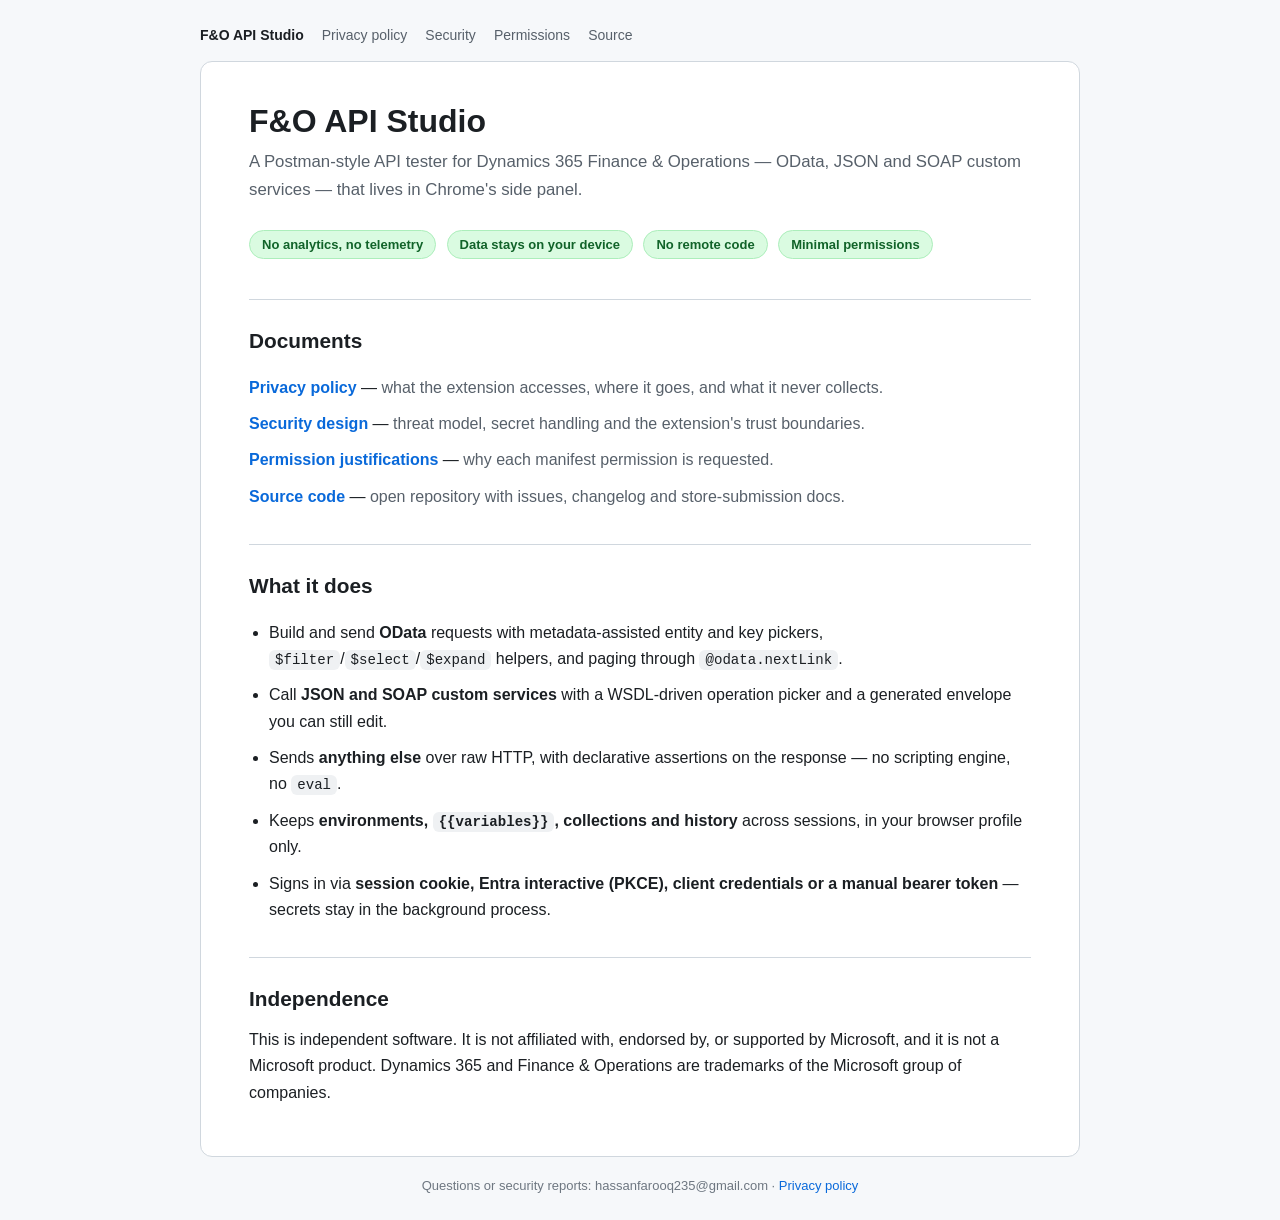
<file: docs/index.html>
<!doctype html>
<html lang="en">
<head>
<meta charset="utf-8">
<meta name="viewport" content="width=device-width, initial-scale=1">
<meta name="robots" content="index,follow">
<meta name="description" content="F&O API Studio — a Postman-style API tester for Dynamics 365 Finance & Operations that runs as a Chrome side panel.">
<title>F&O API Studio — D365 F&amp;O API tester for Chrome</title>
<style>
:root { color-scheme: light; }
* { box-sizing: border-box; }
body {
  margin: 0; padding: 24px;
  font: 16px/1.65 -apple-system, BlinkMacSystemFont, "Segoe UI", Helvetica, Arial, sans-serif;
  color: #1b1f23; background: #f6f8fa;
}
nav.top {
  max-width: 880px; margin: 0 auto 14px; display: flex; gap: 18px;
  flex-wrap: wrap; align-items: baseline; font-size: 14px;
}
nav.top a { color: #57606a; text-decoration: none; }
nav.top a:hover { color: #0969da; text-decoration: underline; }
nav.top .brand { font-weight: 650; color: #1b1f23; }
main {
  max-width: 880px; margin: 0 auto; background: #fff;
  border: 1px solid #d0d7de; border-radius: 12px; padding: 40px 48px;
}
h1 { font-size: 2rem; line-height: 1.2; margin: 0 0 8px; }
.tagline { font-size: 1.05rem; color: #57606a; margin: 0 0 26px; }
h2 { font-size: 1.3rem; margin: 34px 0 10px; padding-top: 24px; border-top: 1px solid #d0d7de; }
p, li { margin: 10px 0; }
a { color: #0969da; text-decoration: none; }
a:hover { text-decoration: underline; }
ul { padding-left: 20px; }
code {
  font-family: ui-monospace, SFMono-Regular, Menlo, monospace;
  font-size: .88em; background: #eff1f3; padding: 2px 6px; border-radius: 6px;
}
.doclinks { list-style: none; padding: 0; margin: 16px 0; }
.doclinks li { margin: 0 0 10px; }
.doclinks a { font-weight: 600; }
.doclinks span { color: #57606a; font-weight: 400; }
.badge {
  display: inline-block; background: #dafbe1; color: #116329;
  border: 1px solid #aceebb; border-radius: 999px; padding: 3px 12px;
  font-size: 13px; font-weight: 600; margin: 0 6px 6px 0;
}
footer {
  max-width: 880px; margin: 18px auto 0; font-size: 13px;
  color: #6e7781; text-align: center;
}
@media (max-width: 640px) {
  body { padding: 12px; }
  main { padding: 24px 18px; border-radius: 8px; }
}
</style>
</head>
<body>
<nav class="top">
  <a class="brand" href="./">F&amp;O API Studio</a>
  <a href="./privacy-policy.html">Privacy policy</a>
  <a href="./security.html">Security</a>
  <a href="./permissions.html">Permissions</a>
  <a href="https://github.com/hassanfarooq235/fo-api-studio">Source</a>
</nav>

<main>
<h1>F&amp;O API Studio</h1>
<p class="tagline">A Postman-style API tester for Dynamics&nbsp;365 Finance&nbsp;&amp;&nbsp;Operations —
OData, JSON and SOAP custom services — that lives in Chrome's side panel.</p>

<p>
  <span class="badge">No analytics, no telemetry</span>
  <span class="badge">Data stays on your device</span>
  <span class="badge">No remote code</span>
  <span class="badge">Minimal permissions</span>
</p>

<h2>Documents</h2>
<ul class="doclinks">
  <li><a href="./privacy-policy.html">Privacy policy</a> — <span>what the extension accesses, where
      it goes, and what it never collects.</span></li>
  <li><a href="./security.html">Security design</a> — <span>threat model, secret handling and the
      extension's trust boundaries.</span></li>
  <li><a href="./permissions.html">Permission justifications</a> — <span>why each manifest
      permission is requested.</span></li>
  <li><a href="https://github.com/hassanfarooq235/fo-api-studio">Source code</a> — <span>open
      repository with issues, changelog and store-submission docs.</span></li>
</ul>

<h2>What it does</h2>
<ul>
  <li>Build and send <strong>OData</strong> requests with metadata-assisted entity and key pickers,
      <code>$filter</code>/<code>$select</code>/<code>$expand</code> helpers, and paging through
      <code>@odata.nextLink</code>.</li>
  <li>Call <strong>JSON and SOAP custom services</strong> with a WSDL-driven operation picker and a
      generated envelope you can still edit.</li>
  <li>Sends <strong>anything else</strong> over raw HTTP, with declarative assertions on the
      response — no scripting engine, no <code>eval</code>.</li>
  <li>Keeps <strong>environments, <code>{{variables}}</code>, collections and history</strong>
      across sessions, in your browser profile only.</li>
  <li>Signs in via <strong>session cookie, Entra interactive (PKCE), client credentials or a
      manual bearer token</strong> — secrets stay in the background process.</li>
</ul>

<h2>Independence</h2>
<p>This is independent software. It is not affiliated with, endorsed by, or supported by
Microsoft, and it is not a Microsoft product. Dynamics 365 and Finance &amp; Operations are
trademarks of the Microsoft group of companies.</p>
</main>

<footer>Questions or security reports: hassanfarooq235@gmail.com ·
<a href="./privacy-policy.html">Privacy policy</a></footer>
</body>
</html>
</file>
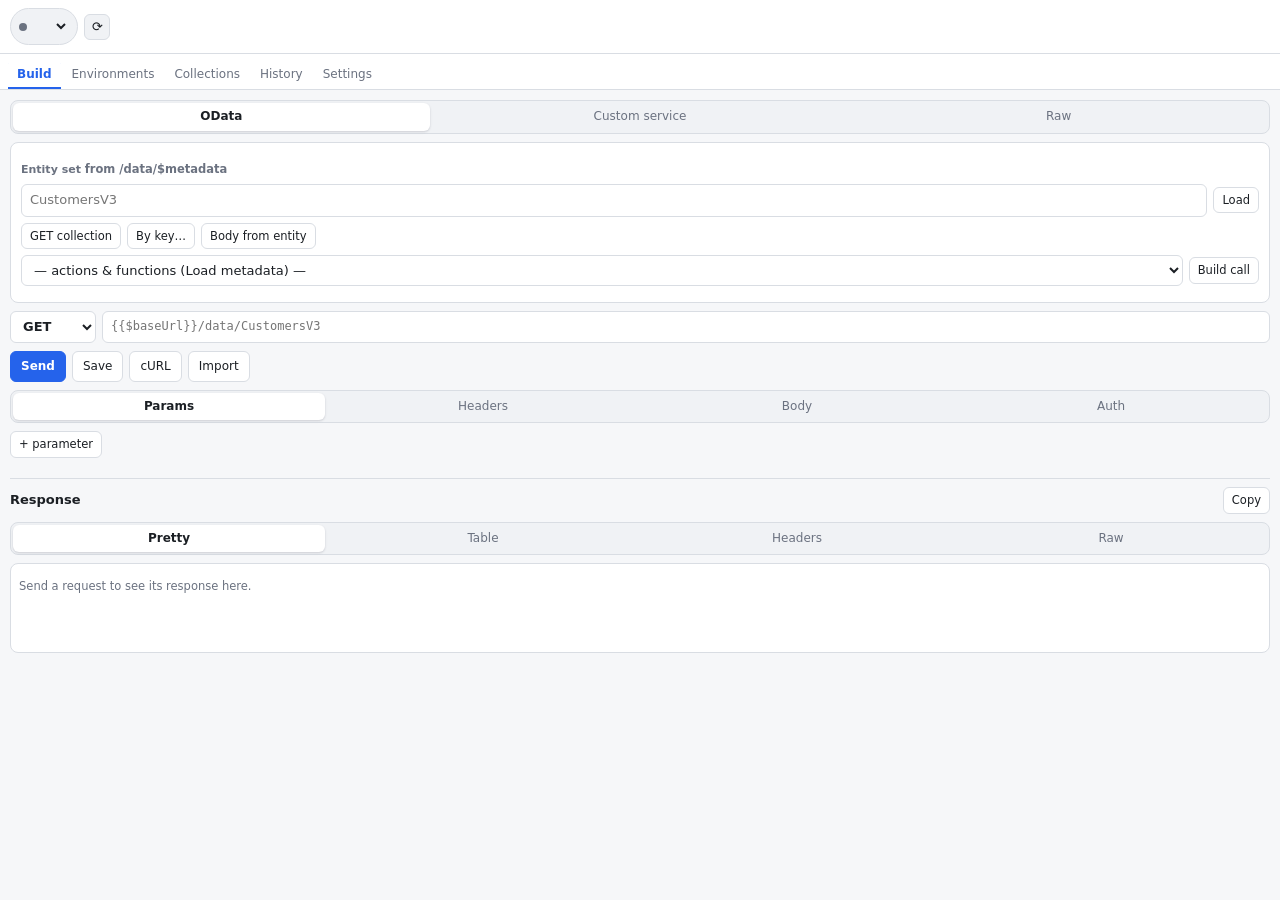
<file: src/sidepanel/index.html>
<!DOCTYPE html>
<html lang="en">
<head>
<meta charset="utf-8">
<meta name="viewport" content="width=device-width, initial-scale=1">
<title>F&O API Studio</title>
<link rel="stylesheet" href="styles.css">
</head>
<body>

<header class="topbar">
  <div class="env-pill" title="Active environment">
    <span id="envDot" class="dot dot-idle"></span>
    <select id="envSelect" aria-label="Active environment"></select>
  </div>
  <button id="btnRefresh" class="icon-btn" title="Reload environments" type="button">&#10227;</button>
  <span class="flex"></span>
  <button id="permChip" class="chip hidden" type="button" role="status"></button>
</header>

<nav class="nav" id="paneNav" aria-label="Sections">
  <button class="nav-btn active" data-pane="build" type="button">Build</button>
  <button class="nav-btn" data-pane="envs" type="button">Environments</button>
  <button class="nav-btn" data-pane="collections" type="button">Collections</button>
  <button class="nav-btn" data-pane="history" type="button">History</button>
  <button class="nav-btn" data-pane="settings" type="button">Settings</button>
</nav>

<main>

  <!-- ==================== BUILD ==================== -->
  <section id="pane-build" class="pane active">

    <div class="seg" id="kindTabs" role="tablist" aria-label="Request type">
      <button class="seg-btn active" data-kind="odata" type="button">OData</button>
      <button class="seg-btn" data-kind="service" type="button">Custom service</button>
      <button class="seg-btn" data-kind="raw" type="button">Raw</button>
    </div>

    <!-- OData helpers -->
    <div class="kindbox" id="kind-odata">
      <label class="lbl" for="odEntity">Entity set <span class="hint">from /data/$metadata</span></label>
      <div class="row">
        <input id="odEntity" list="odEntityList" placeholder="CustomersV3" autocomplete="off" spellcheck="false">
        <datalist id="odEntityList"></datalist>
        <button id="odLoadMeta" class="btn btn-sm" type="button">Load</button>
      </div>
      <div class="row wrap">
        <button id="odMakeGet" class="btn btn-sm" type="button">GET collection</button>
        <button id="odMakeKey" class="btn btn-sm" type="button">By key&hellip;</button>
        <button id="odMakeBody" class="btn btn-sm" type="button">Body from entity</button>
      </div>
      <div class="row">
        <select id="odOperation" aria-label="Action or function">
          <option value="">&mdash; actions &amp; functions (Load metadata) &mdash;</option>
        </select>
        <button id="odMakeOp" class="btn btn-sm" type="button">Build call</button>
      </div>
      <p id="odOpInfo" class="hint"></p>
      <div id="odKeyBox" class="card hidden"></div>
      <p id="odMetaInfo" class="hint"></p>
    </div>

    <!-- Custom service helpers -->
    <div class="kindbox hidden" id="kind-service">
      <div class="grid2">
        <label class="lbl">Service group<input id="svGroup" placeholder="MyServiceGroup" autocomplete="off" spellcheck="false"></label>
        <label class="lbl">Service (WSDL name)<input id="svService" placeholder="MyService" autocomplete="off" spellcheck="false"></label>
      </div>
      <label class="lbl" for="svOperation">Operation</label>
      <div class="row">
        <select id="svOperation"><option value="">— fetch the contract first —</option></select>
        <button id="svFetch" class="btn btn-sm" type="button">Fetch WSDL</button>
      </div>
      <div class="row wrap">
        <label class="inline"><input type="checkbox" id="svTrim"> trim leading “_” in keys</label>
        <button id="svMakeBody" class="btn btn-sm" type="button">Body from contract</button>
        <button id="svMakeSoap" class="btn btn-sm" type="button">SOAP envelope</button>
      </div>
      <p id="svInfo" class="hint"></p>
    </div>

    <div class="kindbox hidden" id="kind-raw">
      <p class="hint">Any HTTP endpoint. Paste a full URL — SOAP envelopes, Data Management package calls
        (<code>/api/data/...</code>) or any other REST service. Use <code>&#123;&#123;variable&#125;&#125;</code> anywhere.</p>
    </div>

    <!-- Request line -->
    <div class="reqline">
      <select id="method" aria-label="HTTP method">
        <option>GET</option><option>POST</option><option>PUT</option><option>PATCH</option>
        <option>DELETE</option><option>HEAD</option><option>OPTIONS</option>
      </select>
      <input id="url" placeholder="{{$baseUrl}}/data/CustomersV3" spellcheck="false" autocomplete="off">
    </div>

    <div class="row actions">
      <button id="btnSend" class="btn btn-primary" type="button" title="Send (⌘/Ctrl + Enter)" aria-keyshortcuts="Meta+Enter Control+Enter">Send</button>
      <button id="btnSaveReq" class="btn" type="button">Save</button>
      <button id="btnCurl" class="btn" type="button" title="Copy as cURL (token replaced by a placeholder)">cURL</button>
      <button id="btnCurlImportOpen" class="btn" type="button" title="Import a curl command">Import</button>
      <span id="sendHint" class="hint"></span>
    </div>

    <div id="curlBox" class="card hidden">
      <h3>Import cURL</h3>
      <textarea id="curlText" rows="5" spellcheck="false"
        placeholder="curl 'https://contoso.operations.dynamics.com/data/CustomersV3' -H 'Accept: application/json'"></textarea>
      <div class="row wrap">
        <button id="btnCurlImport" class="btn btn-primary btn-sm" type="button">Import</button>
        <button id="btnCurlCancel" class="btn btn-sm ghost" type="button">Cancel</button>
      </div>
      <p class="hint" id="curlErr"></p>
      <p class="hint">Method, URL, params, headers and body are copied into the builder. Credentials on the
        command line (<code>-u</code>, <code>-b</code>) are dropped — use the Auth tab.</p>
    </div>

    <div class="seg seg-sm" id="reqTabs" role="tablist" aria-label="Request options">
      <button class="seg-btn active" data-req="params" type="button">Params</button>
      <button class="seg-btn" data-req="headers" type="button">Headers</button>
      <button class="seg-btn" data-req="body" type="button">Body</button>
      <button class="seg-btn" data-req="auth" type="button">Auth</button>
    </div>

    <div class="reqpane active" id="req-params">
      <div class="kv" id="kvParams"></div>
      <button class="btn btn-sm ghost" data-add-kv="kvParams" type="button">+ parameter</button>
      <div class="hint chips" id="paramHints"></div>
    </div>

    <div class="reqpane" id="req-headers">
      <div class="kv" id="kvHeaders"></div>
      <button class="btn btn-sm ghost" data-add-kv="kvHeaders" type="button">+ header</button>
      <p class="hint">The Authorization header is added automatically from the active environment.</p>
    </div>

    <div class="reqpane" id="req-body">
      <div class="row">
        <select id="bodyMode" aria-label="Body type">
          <option value="none">No body</option>
          <option value="json">JSON</option>
          <option value="xml">XML</option>
          <option value="text">Text</option>
        </select>
        <button id="btnFormatBody" class="btn btn-sm" type="button">Format</button>
        <button id="btnClearBody" class="btn btn-sm" type="button">Clear</button>
      </div>
      <textarea id="body" rows="9" spellcheck="false" placeholder='{ "_request": { … } }'></textarea>
    </div>

    <div class="reqpane" id="req-auth">
      <div id="authSummary" class="card">No environment selected.</div>
      <div class="row wrap">
        <button id="btnSignIn" class="btn btn-sm" type="button">Sign in</button>
        <button id="btnGetToken" class="btn btn-sm" type="button">Get app token</button>
        <button id="btnRevealToken" class="btn btn-sm" type="button">Reveal token</button>
        <button id="btnInspect" class="btn btn-sm" type="button">Inspect claims</button>
      </div>
      <pre id="authOut" class="codeblock"></pre>
    </div>

    <!-- Response -->
    <div class="resbar">
      <strong>Response</strong>
      <span id="resMeta" class="hint"></span>
      <span class="flex"></span>
      <button id="btnCopyRes" class="btn btn-sm ghost" type="button">Copy</button>
    </div>
    <div class="seg seg-sm" id="resTabs" role="tablist" aria-label="Response views">
      <button class="seg-btn active" data-res="pretty" type="button">Pretty</button>
      <button class="seg-btn" data-res="table" type="button">Table</button>
      <button class="seg-btn" data-res="headers" type="button">Headers</button>
      <button class="seg-btn" data-res="raw" type="button">Raw</button>
    </div>
    <div id="resBody" class="resbody"><p class="hint">Send a request to see its response here.</p></div>
  </section>

  <!-- ==================== ENVIRONMENTS ==================== -->
  <section id="pane-envs" class="pane">
    <div class="row wrap">
      <button id="btnNewEnv" class="btn btn-primary btn-sm" type="button">+ New environment</button>
      <button id="btnCaptureTab" class="btn btn-sm" type="button" title="Fill URL and company from the active D365 tab">Capture from tab</button>
      <button id="btnSetup" class="btn btn-sm" type="button" title="Step-by-step authentication setup for the active environment">Guided setup</button>
    </div>
    <div id="setupBox" class="card hidden"></div>
    <div id="envCards" class="list"></div>

    <form id="envForm" class="card form hidden" autocomplete="off">
      <h3 id="envFormTitle">New environment</h3>

      <label class="lbl">Name<input id="efName" required placeholder="UAT"></label>
      <label class="lbl">Base URL<input id="efUrl" required placeholder="https://contoso-uat.operations.dynamics.com" spellcheck="false"></label>
      <label class="lbl">Company (legal entity)<input id="efCompany" placeholder="USMF" spellcheck="false"></label>

      <label class="lbl" for="efAuthMode">Authentication</label>
      <select id="efAuthMode">
        <option value="session">Browser session — zero configuration</option>
        <option value="interactive">Entra ID — interactive sign-in (PKCE, no secret)</option>
        <option value="clientCredentials">Entra ID — application (client secret)</option>
        <option value="manual">Bearer token — paste</option>
      </select>

      <div id="grpTenant" class="authgrp hidden">
        <label class="lbl">Tenant<input id="efTenant" placeholder="contoso.onmicrosoft.com or GUID" spellcheck="false"></label>
        <label class="lbl">Client ID (application ID)<input id="efClientId" placeholder="00000000-0000-0000-0000-000000000000" spellcheck="false"></label>
        <label class="lbl">Scope <span class="hint">leave blank for the F&amp;O default</span><input id="efScope" placeholder="https://…dynamics.com/.default" spellcheck="false"></label>
      </div>
      <div id="grpSecret" class="authgrp hidden">
        <label class="lbl">Client secret <span class="hint">stored locally, never exported</span>
          <input id="efClientSecret" type="password" placeholder="leave blank to keep the saved secret" autocomplete="new-password"></label>
      </div>
      <div id="grpToken" class="authgrp hidden">
        <label class="lbl">Bearer token <span class="hint">stored locally, never exported</span>
          <input id="efToken" type="password" placeholder="leave blank to keep the saved token" autocomplete="new-password"></label>
      </div>

      <details class="vars">
        <summary>Environment variables</summary>
        <div class="kv" id="kvEnvVars"></div>
        <button class="btn btn-sm ghost" data-add-kv="kvEnvVars" type="button">+ variable</button>
        <p class="hint">Use <code>&#123;&#123;name&#125;&#125;</code> in URL, headers and body. Built-ins:
          <code>&#123;&#123;$baseUrl&#125;&#125;</code> <code>&#123;&#123;$company&#125;&#125;</code>
          <code>&#123;&#123;$guid&#125;&#125;</code> <code>&#123;&#123;$timestamp&#125;&#125;</code></p>
      </details>

      <div class="row wrap">
        <button class="btn btn-primary btn-sm" id="btnSaveEnv" type="button">Save</button>
        <button class="btn btn-sm" id="btnTestEnv" type="button">Test connection</button>
        <button class="btn btn-sm danger" id="btnDeleteEnv" type="button">Delete</button>
        <button class="btn btn-sm ghost" id="btnCancelEnv" type="button">Cancel</button>
      </div>
      <p id="envFormMsg" class="hint"></p>
    </form>
  </section>

  <!-- ==================== COLLECTIONS ==================== -->
  <section id="pane-collections" class="pane">
    <div class="row">
      <input id="colNewName" placeholder="Collection name">
      <button id="btnNewCol" class="btn btn-sm" type="button">New</button>
    </div>
    <div id="colList" class="list"></div>

    <div id="saveBox" class="card hidden">
      <h3>Save request</h3>
      <label class="lbl">Request name<input id="saveName" placeholder="List customers"></label>
      <label class="lbl">Collection<select id="saveCol"></select></label>
      <div class="row wrap">
        <button id="btnSaveConfirm" class="btn btn-primary btn-sm" type="button">Save</button>
        <button id="btnSaveCancel" class="btn btn-sm ghost" type="button">Cancel</button>
      </div>
      <p class="hint">Tip: use “+ New” above to create a collection first.</p>
    </div>

    <p class="hint">Requests saved here keep their method, URL, params, headers, body and request type.</p>
  </section>

  <!-- ==================== HISTORY ==================== -->
  <section id="pane-history" class="pane">
    <div class="row">
      <button id="btnClearHist" class="btn btn-sm" type="button">Clear history</button>
      <span id="histInfo" class="hint"></span>
    </div>
    <div id="histList" class="list"></div>
  </section>

  <!-- ==================== SETTINGS ==================== -->
  <section id="pane-settings" class="pane">
    <h3>Request defaults</h3>
    <label class="lbl">Timeout (ms)<input id="setTimeout" type="number" min="1000" max="180000" step="1000"></label>
    <label class="lbl">History entries to keep<input id="setHist" type="number" min="10" max="500" step="10"></label>

    <h3>Global variables</h3>
    <div class="kv" id="kvGlobals"></div>
    <button class="btn btn-sm ghost" data-add-kv="kvGlobals" type="button">+ variable</button>

    <h3>Data</h3>
    <div class="row wrap">
      <button id="btnExport" class="btn btn-sm" type="button">Export (JSON)</button>
      <button id="btnImport" class="btn btn-sm" type="button">Import</button>
      <input type="file" id="fileImport" accept="application/json,.json" class="hidden">
    </div>
    <p class="hint">Export contains environments, variables and collections. <strong>Secrets and tokens are never exported.</strong></p>

    <div class="card">
      <h4>Privacy &amp; security</h4>
      <ul class="bullets">
        <li>No analytics, tracking or remote code.</li>
        <li>Client secrets and tokens stay in <code>chrome.storage.local</code> on this device.</li>
        <li>Tokens are attached to requests inside the background process, never in the page.</li>
        <li>Host access is requested per origin when you need it.</li>
      </ul>
      <p class="hint" id="versionInfo"></p>
    </div>
  </section>

</main>

<div id="toast" class="toast hidden" role="status"></div>

<script type="module" src="app.js"></script>
</body>
</html>
</file>
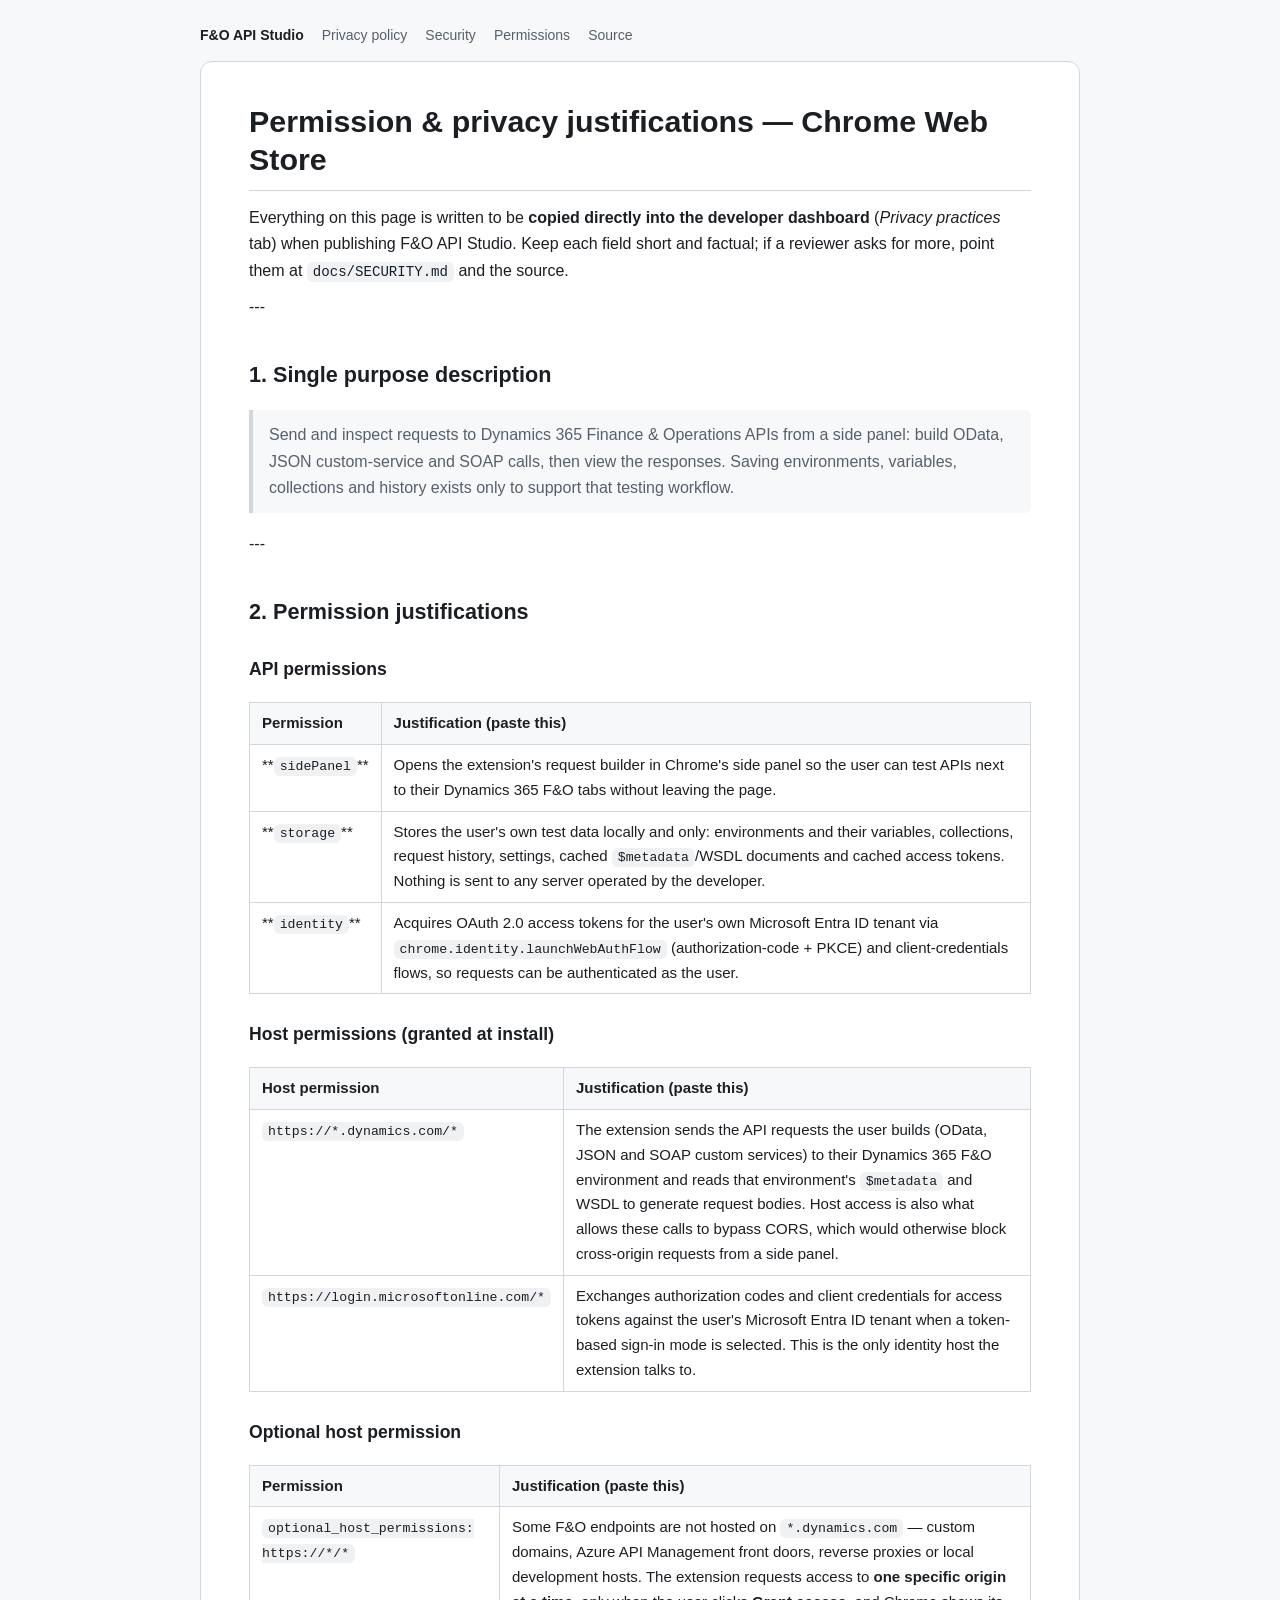
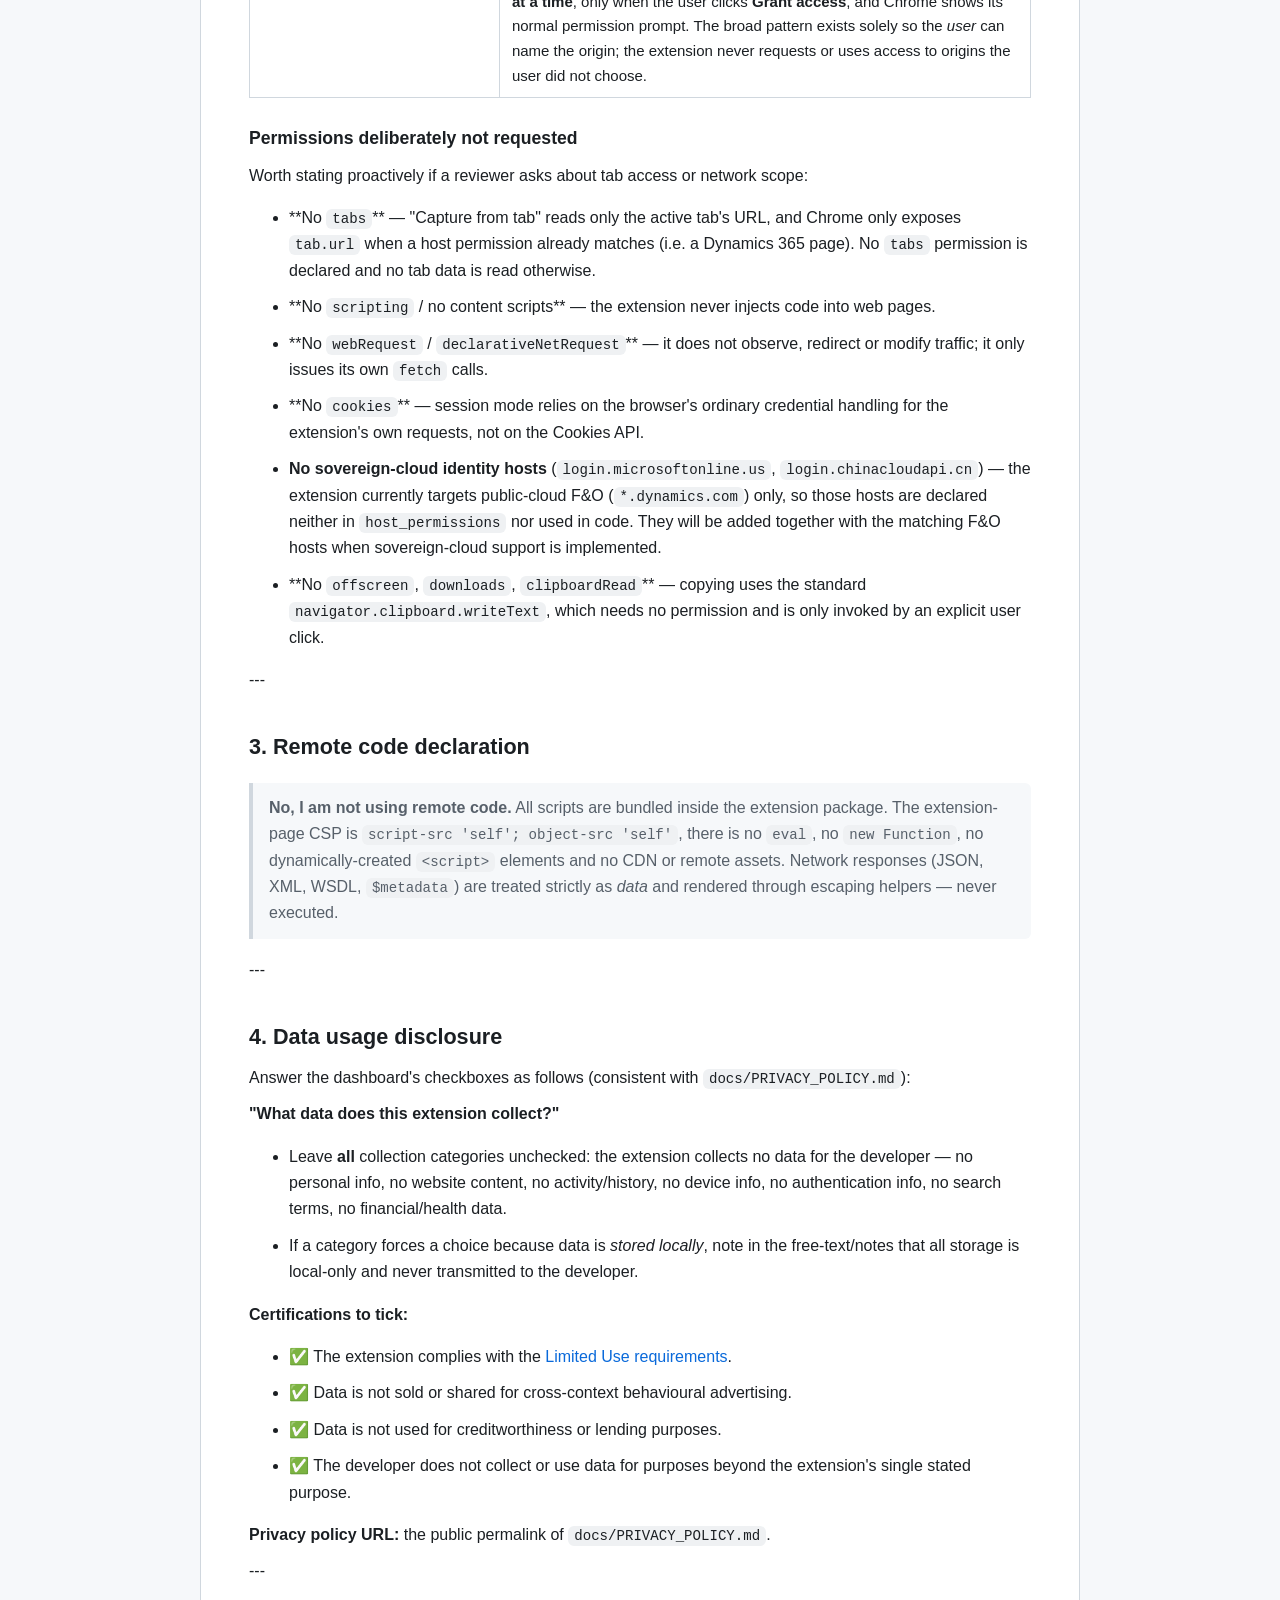
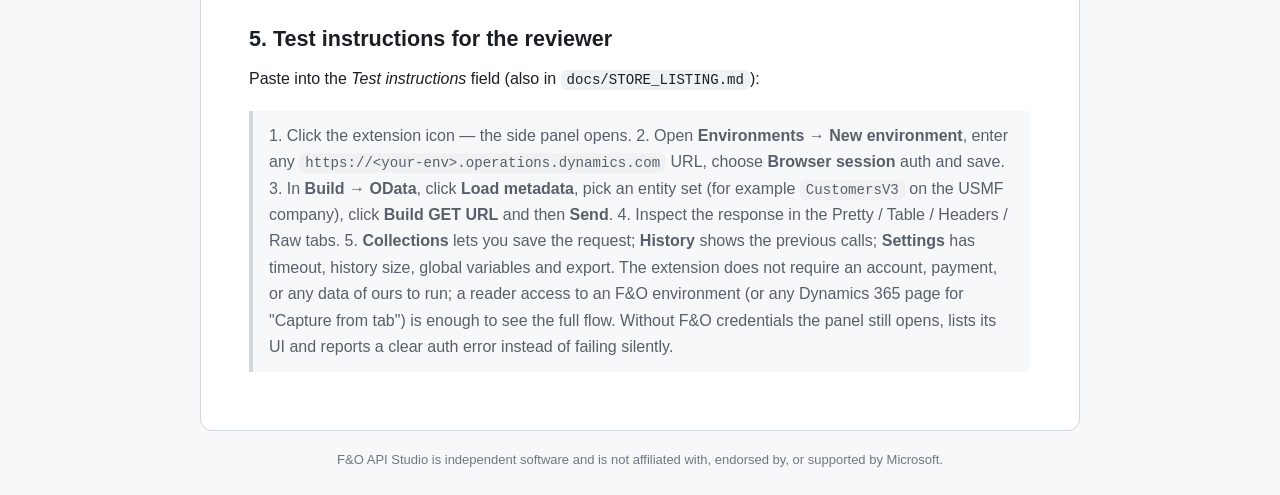
<file: docs/permissions.html>
<!doctype html>
<html lang="en">
<head>
<meta charset="utf-8">
<meta name="viewport" content="width=device-width, initial-scale=1">
<meta name="robots" content="index,follow">
<meta name="description" content="Why the F&amp;O API Studio Chrome extension requests each permission.">
<title>Permission justifications — F&amp;O API Studio</title>
<style>
:root { color-scheme: light; }
* { box-sizing: border-box; }
body {
  margin: 0; padding: 24px;
  font: 16px/1.65 -apple-system, BlinkMacSystemFont, "Segoe UI", Helvetica, Arial, sans-serif;
  color: #1b1f23; background: #f6f8fa;
}
nav.top {
  max-width: 880px; margin: 0 auto 14px; display: flex; gap: 18px;
  flex-wrap: wrap; align-items: baseline; font-size: 14px;
}
nav.top a { color: #57606a; text-decoration: none; }
nav.top a:hover { color: #0969da; text-decoration: underline; }
nav.top .brand { font-weight: 650; color: #1b1f23; }
main {
  max-width: 880px; margin: 0 auto; background: #fff;
  border: 1px solid #d0d7de; border-radius: 12px; padding: 40px 48px;
}
h1 {
  font-size: 1.9rem; line-height: 1.25; margin: 0 0 14px;
  padding-bottom: 12px; border-bottom: 1px solid #d0d7de;
}
h2 { font-size: 1.35rem; margin: 36px 0 10px; }
h3 { font-size: 1.1rem; margin: 26px 0 8px; }
p, li { margin: 10px 0; }
a { color: #0969da; text-decoration: none; }
a:hover { text-decoration: underline; }
blockquote {
  margin: 18px 0; padding: 4px 16px; border-left: 4px solid #d0d7de;
  background: #f6f8fa; color: #57606a; border-radius: 0 6px 6px 0;
}
blockquote p { margin: 8px 0; }
code {
  font-family: ui-monospace, SFMono-Regular, Menlo, monospace;
  font-size: .88em; background: #eff1f3; padding: 2px 6px; border-radius: 6px;
}
pre {
  background: #f6f8fa; border: 1px solid #d0d7de; border-radius: 8px;
  padding: 14px 16px; overflow-x: auto;
}
pre code { background: none; padding: 0; font-size: .88em; }
table {
  border-collapse: collapse; width: 100%; margin: 18px 0;
  display: block; overflow-x: auto; font-size: 15px;
}
th, td { border: 1px solid #d0d7de; padding: 8px 12px; text-align: left; vertical-align: top; }
th { background: #f6f8fa; font-weight: 600; }
strong { font-weight: 650; }
.meta { color: #57606a; }
footer {
  max-width: 880px; margin: 18px auto 0; font-size: 13px;
  color: #6e7781; text-align: center;
}
@media (max-width: 640px) {
  body { padding: 12px; }
  main { padding: 24px 18px; border-radius: 8px; }
}
</style>
</head>
<body>
<nav class="top">
  <a class="brand" href="./">F&O API Studio</a>
  <a href="./privacy-policy.html">Privacy policy</a>
  <a href="./security.html">Security</a>
  <a href="./permissions.html">Permissions</a>
  <a href="https://github.com/hassanfarooq235/fo-api-studio">Source</a>
</nav>
<main>
<h1>Permission &amp; privacy justifications — Chrome Web Store</h1>
<p>Everything on this page is written to be <strong>copied directly into the developer dashboard</strong> (<em>Privacy practices</em> tab) when publishing F&amp;O API Studio. Keep each field short and factual; if a reviewer asks for more, point them at <code>docs/SECURITY.md</code> and the source.</p>
<p>---</p>
<h2>1. Single purpose description</h2>
<blockquote><p>Send and inspect requests to Dynamics 365 Finance &amp; Operations APIs from a side panel: build OData, JSON custom-service and SOAP calls, then view the responses. Saving environments, variables, collections and history exists only to support that testing workflow.</p></blockquote>
<p>---</p>
<h2>2. Permission justifications</h2>
<h3>API permissions</h3>
<table><thead><tr><th>Permission</th><th>Justification (paste this)</th></tr></thead><tbody><tr><td>**<code>sidePanel</code>**</td><td>Opens the extension's request builder in Chrome's side panel so the user can test APIs next to their Dynamics 365 F&amp;O tabs without leaving the page.</td></tr><tr><td>**<code>storage</code>**</td><td>Stores the user's own test data locally and only: environments and their variables, collections, request history, settings, cached <code>$metadata</code>/WSDL documents and cached access tokens. Nothing is sent to any server operated by the developer.</td></tr><tr><td>**<code>identity</code>**</td><td>Acquires OAuth 2.0 access tokens for the user's own Microsoft Entra ID tenant via <code>chrome.identity.launchWebAuthFlow</code> (authorization-code + PKCE) and client-credentials flows, so requests can be authenticated as the user.</td></tr></tbody></table>
<h3>Host permissions (granted at install)</h3>
<table><thead><tr><th>Host permission</th><th>Justification (paste this)</th></tr></thead><tbody><tr><td><code>https://*.dynamics.com/*</code></td><td>The extension sends the API requests the user builds (OData, JSON and SOAP custom services) to their Dynamics 365 F&amp;O environment and reads that environment's <code>$metadata</code> and WSDL to generate request bodies. Host access is also what allows these calls to bypass CORS, which would otherwise block cross-origin requests from a side panel.</td></tr><tr><td><code>https://login.microsoftonline.com/*</code></td><td>Exchanges authorization codes and client credentials for access tokens against the user's Microsoft Entra ID tenant when a token-based sign-in mode is selected. This is the only identity host the extension talks to.</td></tr></tbody></table>
<h3>Optional host permission</h3>
<table><thead><tr><th>Permission</th><th>Justification (paste this)</th></tr></thead><tbody><tr><td><code>optional_host_permissions: https://*/*</code></td><td>Some F&amp;O endpoints are not hosted on <code>*.dynamics.com</code> — custom domains, Azure API Management front doors, reverse proxies or local development hosts. The extension requests access to <strong>one specific origin at a time</strong>, only when the user clicks <strong>Grant access</strong>, and Chrome shows its normal permission prompt. The broad pattern exists solely so the <em>user</em> can name the origin; the extension never requests or uses access to origins the user did not choose.</td></tr></tbody></table>
<h3>Permissions deliberately <strong>not</strong> requested</h3>
<p>Worth stating proactively if a reviewer asks about tab access or network scope:</p>
<ul><li>**No <code>tabs</code>** — "Capture from tab" reads only the active tab's URL, and Chrome only exposes <code>tab.url</code> when a host permission already matches (i.e. a Dynamics 365 page). No <code>tabs</code> permission is declared and no tab data is read otherwise.</li><li>**No <code>scripting</code> / no content scripts** — the extension never injects code into web pages.</li><li>**No <code>webRequest</code> / <code>declarativeNetRequest</code>** — it does not observe, redirect or modify traffic; it only issues its own <code>fetch</code> calls.</li><li>**No <code>cookies</code>** — session mode relies on the browser's ordinary credential handling for the extension's own requests, not on the Cookies API.</li><li><strong>No sovereign-cloud identity hosts</strong> (<code>login.microsoftonline.us</code>, <code>login.chinacloudapi.cn</code>) — the extension currently targets public-cloud F&amp;O (<code>*.dynamics.com</code>) only, so those hosts are declared neither in <code>host_permissions</code> nor used in code. They will be added together with the matching F&amp;O hosts when sovereign-cloud support is implemented.</li><li>**No <code>offscreen</code>, <code>downloads</code>, <code>clipboardRead</code>** — copying uses the standard <code>navigator.clipboard.writeText</code>, which needs no permission and is only invoked by an explicit user click.</li></ul>
<p>---</p>
<h2>3. Remote code declaration</h2>
<blockquote><p><strong>No, I am not using remote code.</strong> All scripts are bundled inside the extension package. The extension-page CSP is <code>script-src &#x27;self&#x27;; object-src &#x27;self&#x27;</code>, there is no <code>eval</code>, no <code>new Function</code>, no dynamically-created <code>&lt;script&gt;</code> elements and no CDN or remote assets. Network responses (JSON, XML, WSDL, <code>$metadata</code>) are treated strictly as <em>data</em> and rendered through escaping helpers — never executed.</p></blockquote>
<p>---</p>
<h2>4. Data usage disclosure</h2>
<p>Answer the dashboard's checkboxes as follows (consistent with <code>docs/PRIVACY_POLICY.md</code>):</p>
<p><strong>"What data does this extension collect?"</strong></p>
<ul><li>Leave <strong>all</strong> collection categories unchecked: the extension collects no data for the developer — no personal info, no website content, no activity/history, no device info, no authentication info, no search terms, no financial/health data.</li><li>If a category forces a choice because data is <em>stored locally</em>, note in the free-text/notes that all storage is local-only and never transmitted to the developer.</li></ul>
<p><strong>Certifications to tick:</strong></p>
<ul><li>✅ The extension complies with the <a href="https://developer.chrome.com/docs/webstore/program-policies/user-data-faq">Limited Use requirements</a>.</li><li>✅ Data is not sold or shared for cross-context behavioural advertising.</li><li>✅ Data is not used for creditworthiness or lending purposes.</li><li>✅ The developer does not collect or use data for purposes beyond the extension's single stated purpose.</li></ul>
<p><strong>Privacy policy URL:</strong> the public permalink of <code>docs/PRIVACY_POLICY.md</code>.</p>
<p>---</p>
<h2>5. Test instructions for the reviewer</h2>
<p>Paste into the <em>Test instructions</em> field (also in <code>docs/STORE_LISTING.md</code>):</p>
<blockquote><p>1. Click the extension icon — the side panel opens. 2. Open <strong>Environments → New environment</strong>, enter any <code>https://&lt;your-env&gt;.operations.dynamics.com</code> URL, choose <strong>Browser session</strong> auth and save. 3. In <strong>Build → OData</strong>, click <strong>Load metadata</strong>, pick an entity set (for example <code>CustomersV3</code> on the USMF company), click <strong>Build GET URL</strong> and then <strong>Send</strong>. 4. Inspect the response in the Pretty / Table / Headers / Raw tabs. 5. <strong>Collections</strong> lets you save the request; <strong>History</strong> shows the previous calls; <strong>Settings</strong> has timeout, history size, global variables and export.  The extension does not require an account, payment, or any data of ours to run; a reader access to an F&amp;O environment (or any Dynamics 365 page for "Capture from tab") is enough to see the full flow. Without F&amp;O credentials the panel still opens, lists its UI and reports a clear auth error instead of failing silently.</p></blockquote>
</main>
<footer>F&O API Studio is independent software and is not affiliated with, endorsed by, or
supported by Microsoft.</footer>
</body>
</html>
</file>
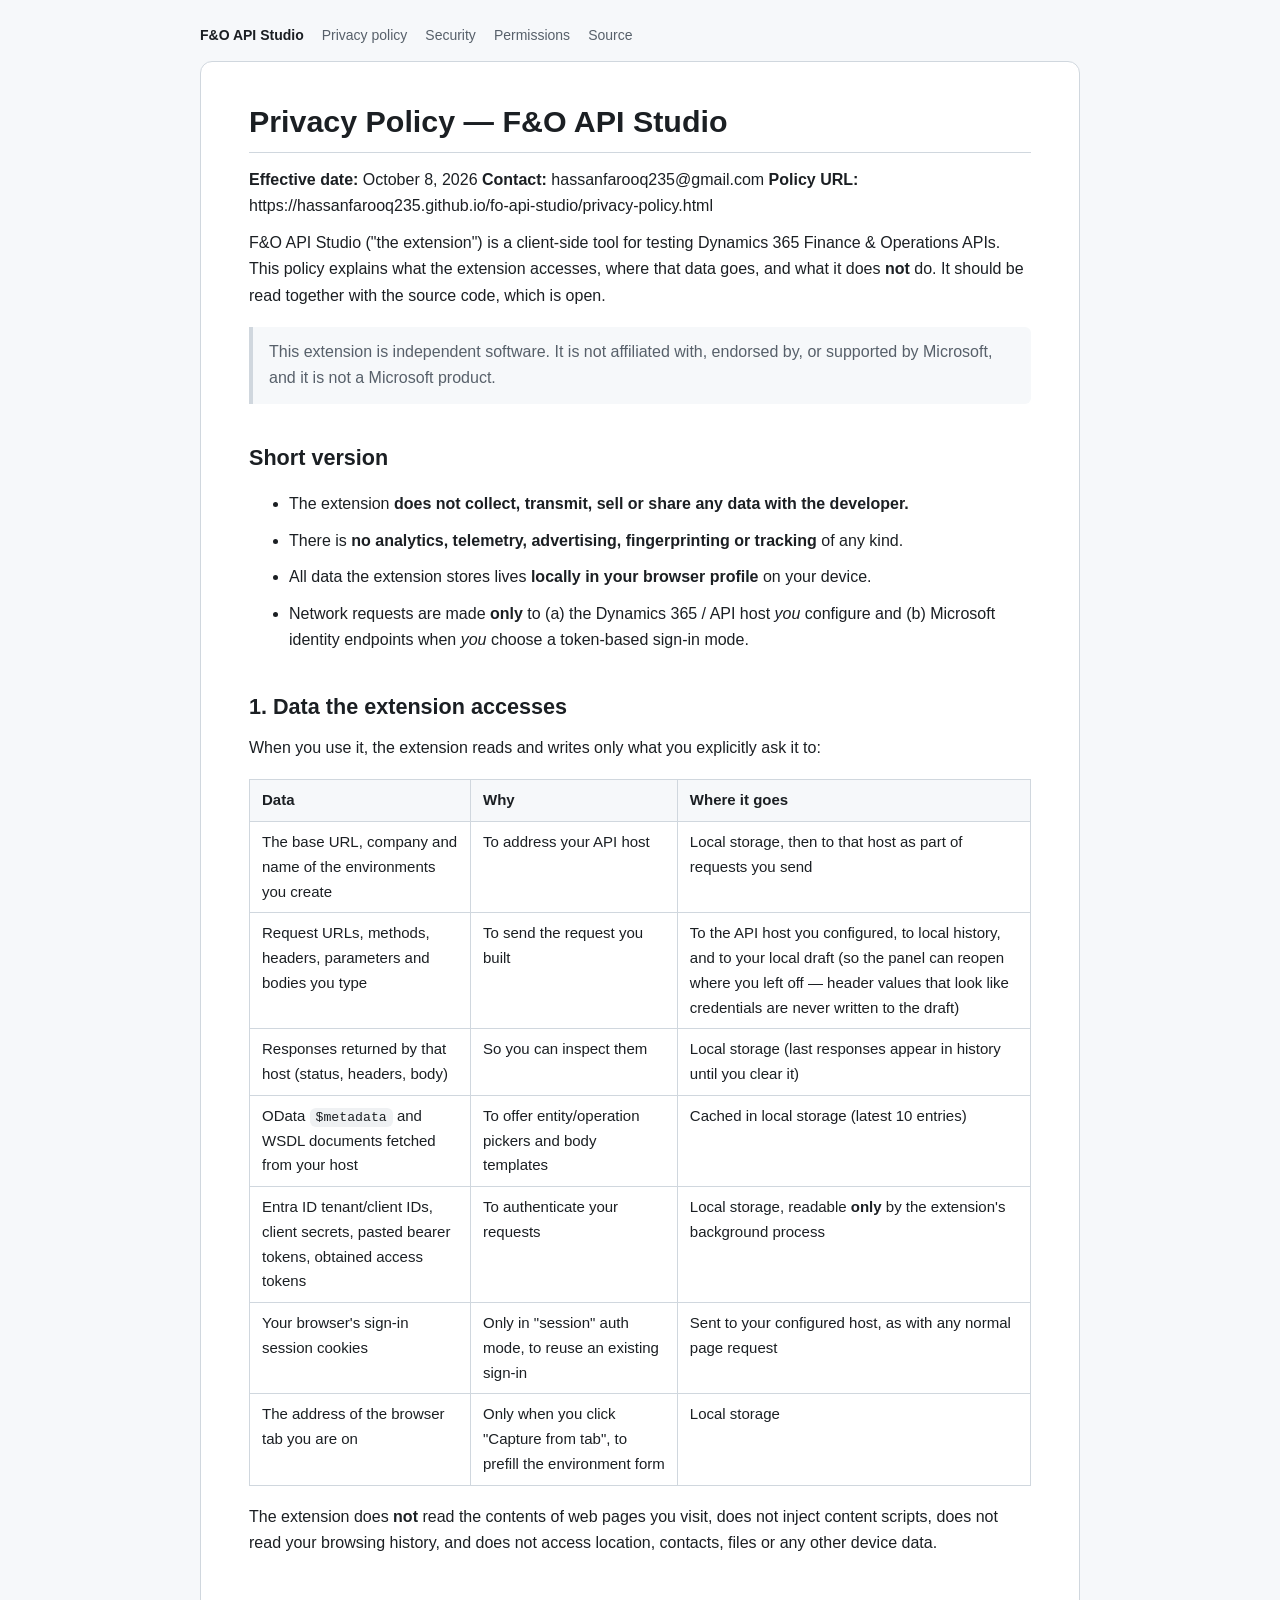
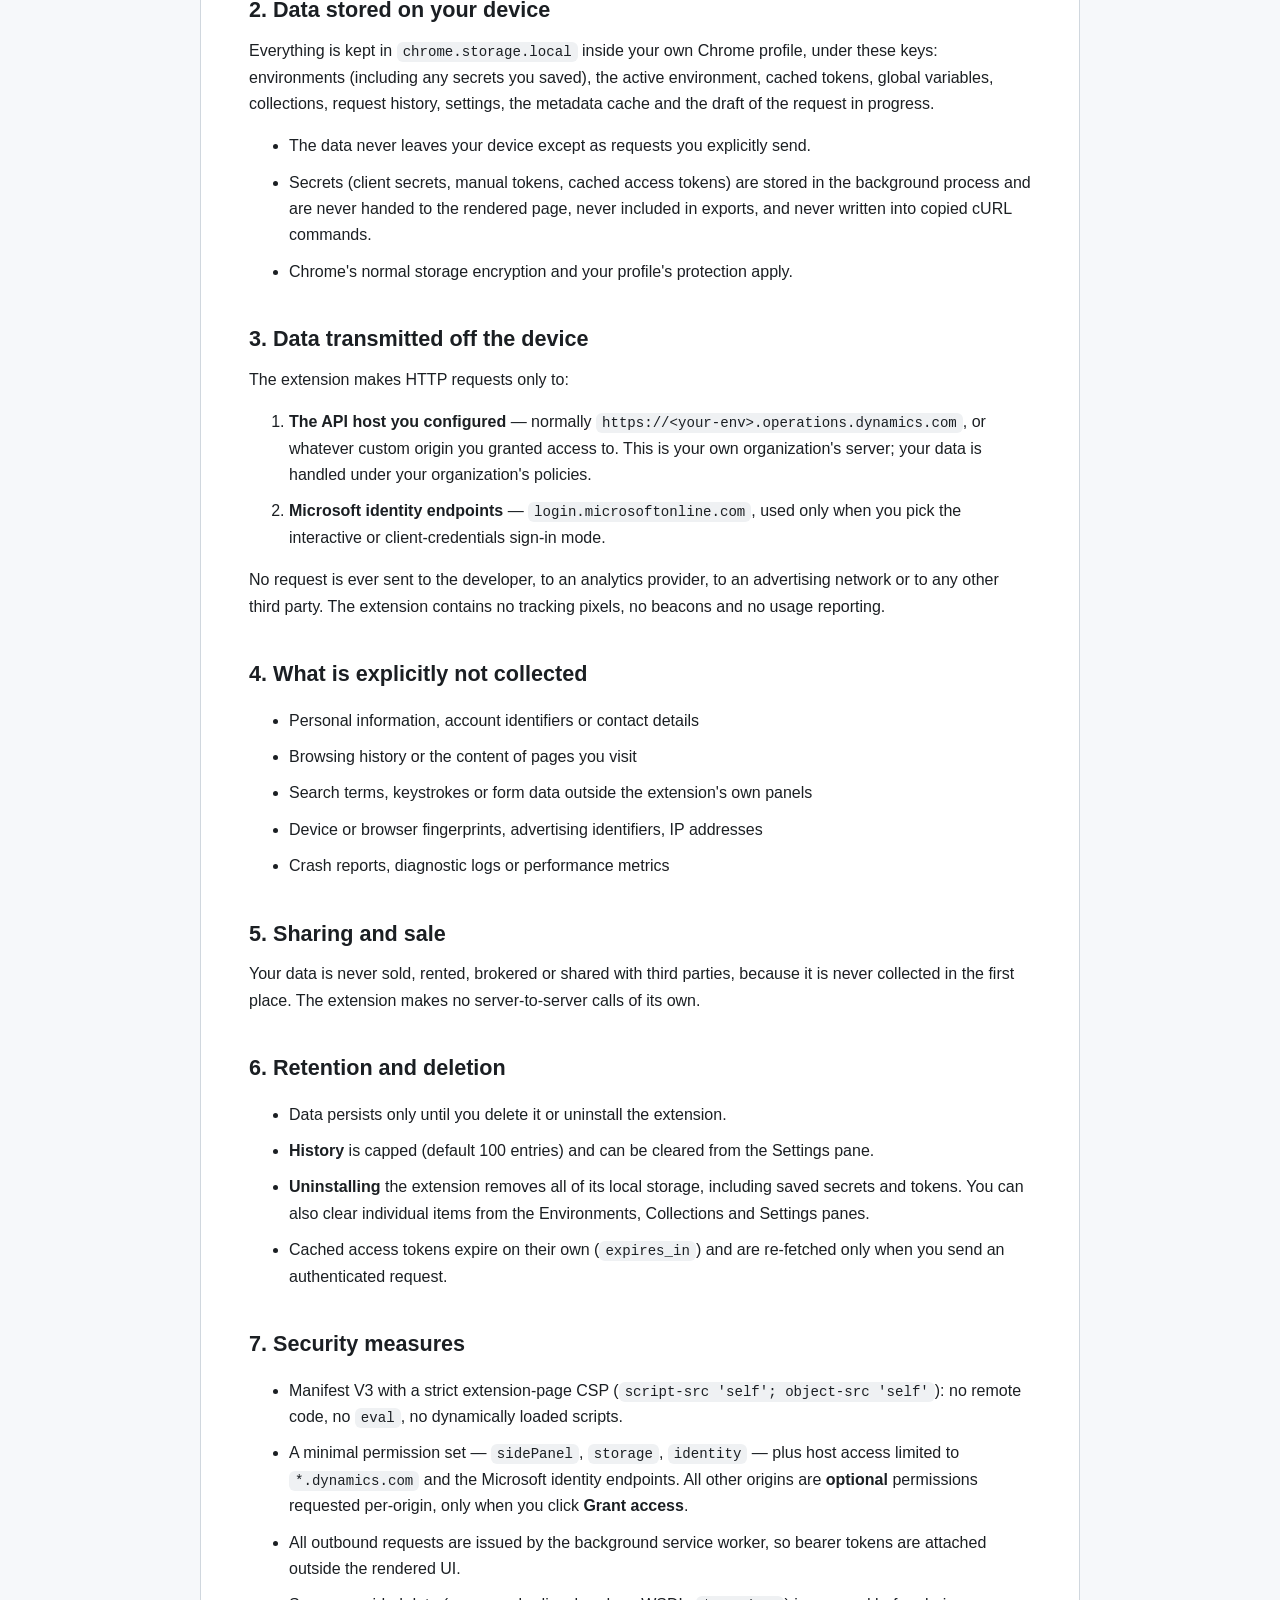
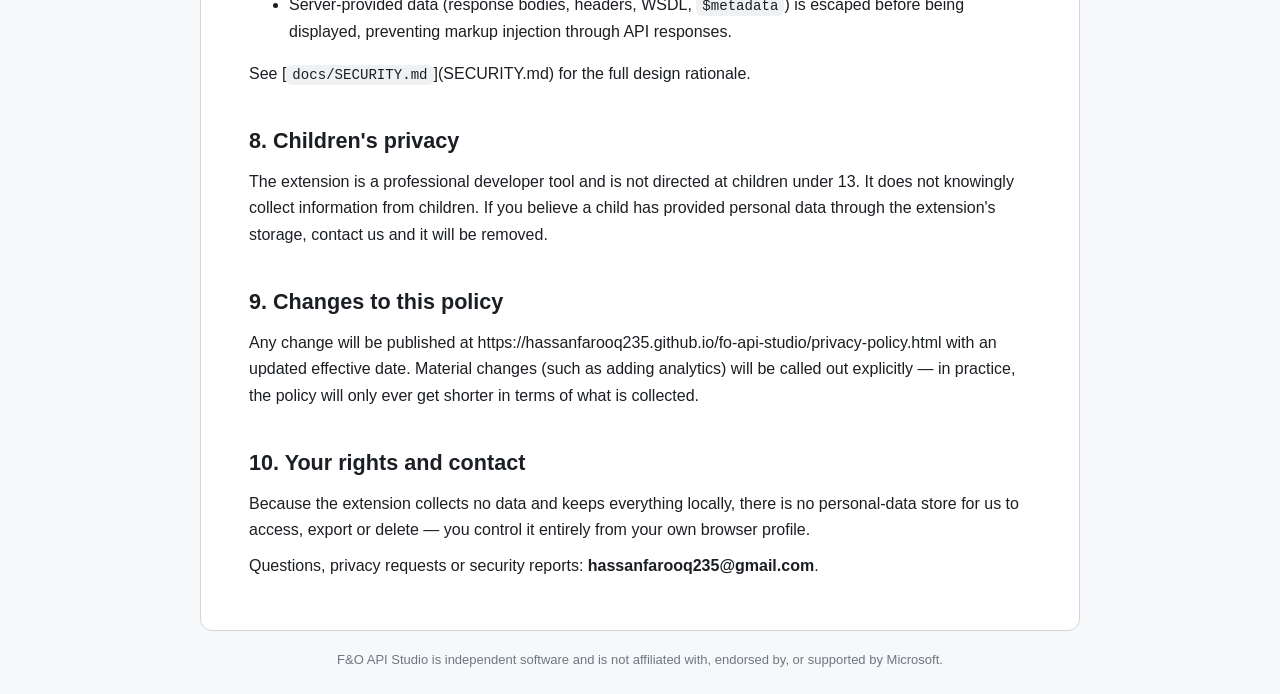
<file: docs/privacy-policy.html>
<!doctype html>
<html lang="en">
<head>
<meta charset="utf-8">
<meta name="viewport" content="width=device-width, initial-scale=1">
<meta name="robots" content="index,follow">
<meta name="description" content="What the F&amp;O API Studio Chrome extension accesses, where data goes, and what it does not do.">
<title>Privacy Policy — F&amp;O API Studio</title>
<style>
:root { color-scheme: light; }
* { box-sizing: border-box; }
body {
  margin: 0; padding: 24px;
  font: 16px/1.65 -apple-system, BlinkMacSystemFont, "Segoe UI", Helvetica, Arial, sans-serif;
  color: #1b1f23; background: #f6f8fa;
}
nav.top {
  max-width: 880px; margin: 0 auto 14px; display: flex; gap: 18px;
  flex-wrap: wrap; align-items: baseline; font-size: 14px;
}
nav.top a { color: #57606a; text-decoration: none; }
nav.top a:hover { color: #0969da; text-decoration: underline; }
nav.top .brand { font-weight: 650; color: #1b1f23; }
main {
  max-width: 880px; margin: 0 auto; background: #fff;
  border: 1px solid #d0d7de; border-radius: 12px; padding: 40px 48px;
}
h1 {
  font-size: 1.9rem; line-height: 1.25; margin: 0 0 14px;
  padding-bottom: 12px; border-bottom: 1px solid #d0d7de;
}
h2 { font-size: 1.35rem; margin: 36px 0 10px; }
h3 { font-size: 1.1rem; margin: 26px 0 8px; }
p, li { margin: 10px 0; }
a { color: #0969da; text-decoration: none; }
a:hover { text-decoration: underline; }
blockquote {
  margin: 18px 0; padding: 4px 16px; border-left: 4px solid #d0d7de;
  background: #f6f8fa; color: #57606a; border-radius: 0 6px 6px 0;
}
blockquote p { margin: 8px 0; }
code {
  font-family: ui-monospace, SFMono-Regular, Menlo, monospace;
  font-size: .88em; background: #eff1f3; padding: 2px 6px; border-radius: 6px;
}
pre {
  background: #f6f8fa; border: 1px solid #d0d7de; border-radius: 8px;
  padding: 14px 16px; overflow-x: auto;
}
pre code { background: none; padding: 0; font-size: .88em; }
table {
  border-collapse: collapse; width: 100%; margin: 18px 0;
  display: block; overflow-x: auto; font-size: 15px;
}
th, td { border: 1px solid #d0d7de; padding: 8px 12px; text-align: left; vertical-align: top; }
th { background: #f6f8fa; font-weight: 600; }
strong { font-weight: 650; }
.meta { color: #57606a; }
footer {
  max-width: 880px; margin: 18px auto 0; font-size: 13px;
  color: #6e7781; text-align: center;
}
@media (max-width: 640px) {
  body { padding: 12px; }
  main { padding: 24px 18px; border-radius: 8px; }
}
</style>
</head>
<body>
<nav class="top">
  <a class="brand" href="./">F&O API Studio</a>
  <a href="./privacy-policy.html">Privacy policy</a>
  <a href="./security.html">Security</a>
  <a href="./permissions.html">Permissions</a>
  <a href="https://github.com/hassanfarooq235/fo-api-studio">Source</a>
</nav>
<main>
<h1>Privacy Policy — F&amp;O API Studio</h1>
<p><strong>Effective date:</strong> October 8, 2026 <strong>Contact:</strong> hassanfarooq235@gmail.com <strong>Policy URL:</strong> https://hassanfarooq235.github.io/fo-api-studio/privacy-policy.html</p>
<p>F&amp;O API Studio ("the extension") is a client-side tool for testing Dynamics 365 Finance &amp; Operations APIs. This policy explains what the extension accesses, where that data goes, and what it does <strong>not</strong> do. It should be read together with the source code, which is open.</p>
<blockquote><p>This extension is independent software. It is not affiliated with, endorsed by, or supported by Microsoft, and it is not a Microsoft product.</p></blockquote>
<h2>Short version</h2>
<ul><li>The extension <strong>does not collect, transmit, sell or share any data with the developer.</strong></li><li>There is <strong>no analytics, telemetry, advertising, fingerprinting or tracking</strong> of any kind.</li><li>All data the extension stores lives <strong>locally in your browser profile</strong> on your device.</li><li>Network requests are made <strong>only</strong> to (a) the Dynamics 365 / API host <em>you</em> configure and (b) Microsoft identity endpoints when <em>you</em> choose a token-based sign-in mode.</li></ul>
<h2>1. Data the extension accesses</h2>
<p>When you use it, the extension reads and writes only what you explicitly ask it to:</p>
<table><thead><tr><th>Data</th><th>Why</th><th>Where it goes</th></tr></thead><tbody><tr><td>The base URL, company and name of the environments you create</td><td>To address your API host</td><td>Local storage, then to that host as part of requests you send</td></tr><tr><td>Request URLs, methods, headers, parameters and bodies you type</td><td>To send the request you built</td><td>To the API host you configured, to local history, and to your local draft (so the panel can reopen where you left off — header values that look like credentials are never written to the draft)</td></tr><tr><td>Responses returned by that host (status, headers, body)</td><td>So you can inspect them</td><td>Local storage (last responses appear in history until you clear it)</td></tr><tr><td>OData <code>$metadata</code> and WSDL documents fetched from your host</td><td>To offer entity/operation pickers and body templates</td><td>Cached in local storage (latest 10 entries)</td></tr><tr><td>Entra ID tenant/client IDs, client secrets, pasted bearer tokens, obtained access tokens</td><td>To authenticate your requests</td><td>Local storage, readable <strong>only</strong> by the extension's background process</td></tr><tr><td>Your browser's sign-in session cookies</td><td>Only in "session" auth mode, to reuse an existing sign-in</td><td>Sent to your configured host, as with any normal page request</td></tr><tr><td>The address of the browser tab you are on</td><td>Only when you click "Capture from tab", to prefill the environment form</td><td>Local storage</td></tr></tbody></table>
<p>The extension does <strong>not</strong> read the contents of web pages you visit, does not inject content scripts, does not read your browsing history, and does not access location, contacts, files or any other device data.</p>
<h2>2. Data stored on your device</h2>
<p>Everything is kept in <code>chrome.storage.local</code> inside your own Chrome profile, under these keys: environments (including any secrets you saved), the active environment, cached tokens, global variables, collections, request history, settings, the metadata cache and the draft of the request in progress.</p>
<ul><li>The data never leaves your device except as requests you explicitly send.</li><li>Secrets (client secrets, manual tokens, cached access tokens) are stored in the background process and are never handed to the rendered page, never included in exports, and never written into copied cURL commands.</li><li>Chrome's normal storage encryption and your profile's protection apply.</li></ul>
<h2>3. Data transmitted off the device</h2>
<p>The extension makes HTTP requests only to:</p>
<ol><li><strong>The API host you configured</strong> — normally <code>https://&lt;your-env&gt;.operations.dynamics.com</code>, or whatever custom origin you granted access to. This is your own organization's server; your data is handled under your organization's policies.</li><li><strong>Microsoft identity endpoints</strong> — <code>login.microsoftonline.com</code>, used only when you pick the interactive or client-credentials sign-in mode.</li></ol>
<p>No request is ever sent to the developer, to an analytics provider, to an advertising network or to any other third party. The extension contains no tracking pixels, no beacons and no usage reporting.</p>
<h2>4. What is explicitly not collected</h2>
<ul><li>Personal information, account identifiers or contact details</li><li>Browsing history or the content of pages you visit</li><li>Search terms, keystrokes or form data outside the extension's own panels</li><li>Device or browser fingerprints, advertising identifiers, IP addresses</li><li>Crash reports, diagnostic logs or performance metrics</li></ul>
<h2>5. Sharing and sale</h2>
<p>Your data is never sold, rented, brokered or shared with third parties, because it is never collected in the first place. The extension makes no server-to-server calls of its own.</p>
<h2>6. Retention and deletion</h2>
<ul><li>Data persists only until you delete it or uninstall the extension.</li><li><strong>History</strong> is capped (default 100 entries) and can be cleared from the Settings pane.</li><li><strong>Uninstalling</strong> the extension removes all of its local storage, including saved secrets and tokens. You can also clear individual items from the Environments, Collections and Settings panes.</li><li>Cached access tokens expire on their own (<code>expires_in</code>) and are re-fetched only when you send an authenticated request.</li></ul>
<h2>7. Security measures</h2>
<ul><li>Manifest V3 with a strict extension-page CSP (<code>script-src &#x27;self&#x27;; object-src &#x27;self&#x27;</code>): no remote code, no <code>eval</code>, no dynamically loaded scripts.</li><li>A minimal permission set — <code>sidePanel</code>, <code>storage</code>, <code>identity</code> — plus host access limited to <code>*.dynamics.com</code> and the Microsoft identity endpoints. All other origins are <strong>optional</strong> permissions requested per-origin, only when you click <strong>Grant access</strong>.</li><li>All outbound requests are issued by the background service worker, so bearer tokens are attached outside the rendered UI.</li><li>Server-provided data (response bodies, headers, WSDL, <code>$metadata</code>) is escaped before being displayed, preventing markup injection through API responses.</li></ul>
<p>See [<code>docs/SECURITY.md</code>](SECURITY.md) for the full design rationale.</p>
<h2>8. Children's privacy</h2>
<p>The extension is a professional developer tool and is not directed at children under 13. It does not knowingly collect information from children. If you believe a child has provided personal data through the extension's storage, contact us and it will be removed.</p>
<h2>9. Changes to this policy</h2>
<p>Any change will be published at https://hassanfarooq235.github.io/fo-api-studio/privacy-policy.html with an updated effective date. Material changes (such as adding analytics) will be called out explicitly — in practice, the policy will only ever get shorter in terms of what is collected.</p>
<h2>10. Your rights and contact</h2>
<p>Because the extension collects no data and keeps everything locally, there is no personal-data store for us to access, export or delete — you control it entirely from your own browser profile.</p>
<p>Questions, privacy requests or security reports: <strong>hassanfarooq235@gmail.com</strong>.</p>
</main>
<footer>F&O API Studio is independent software and is not affiliated with, endorsed by, or
supported by Microsoft.</footer>
</body>
</html>
</file>
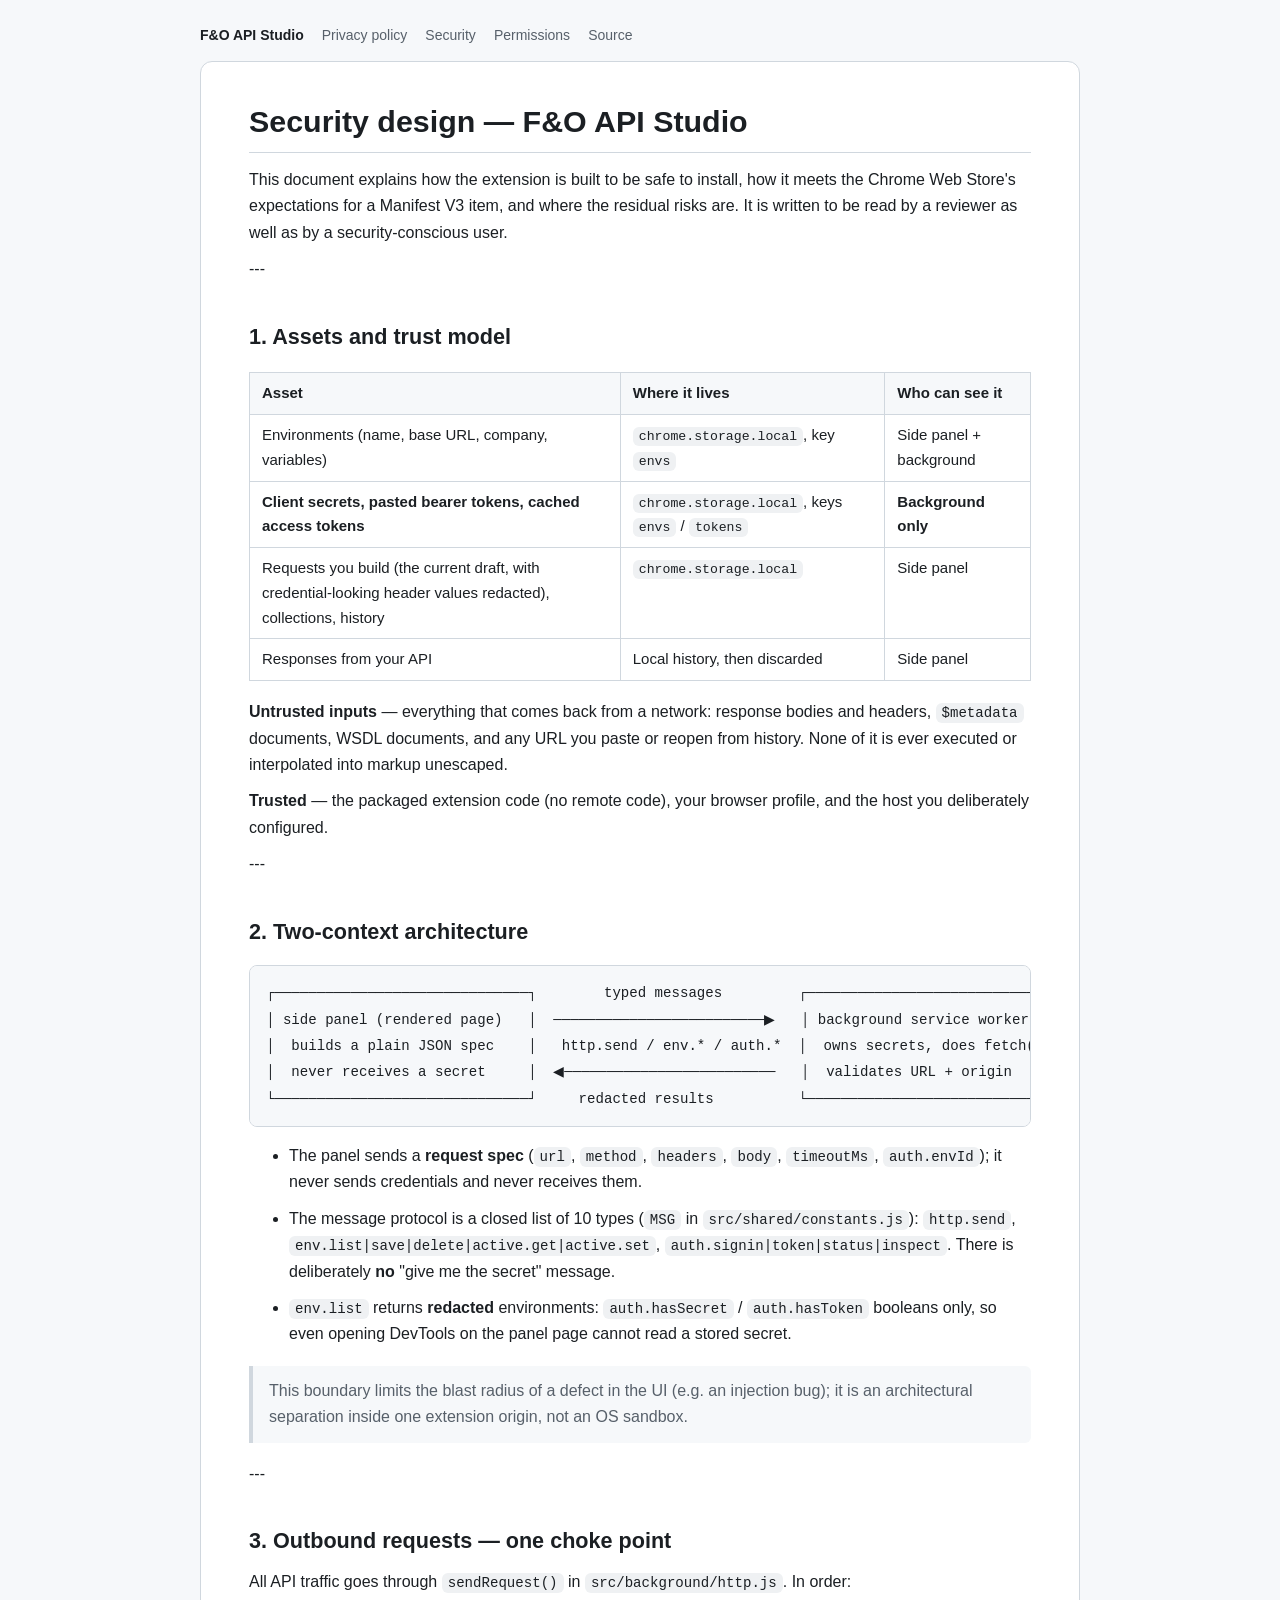
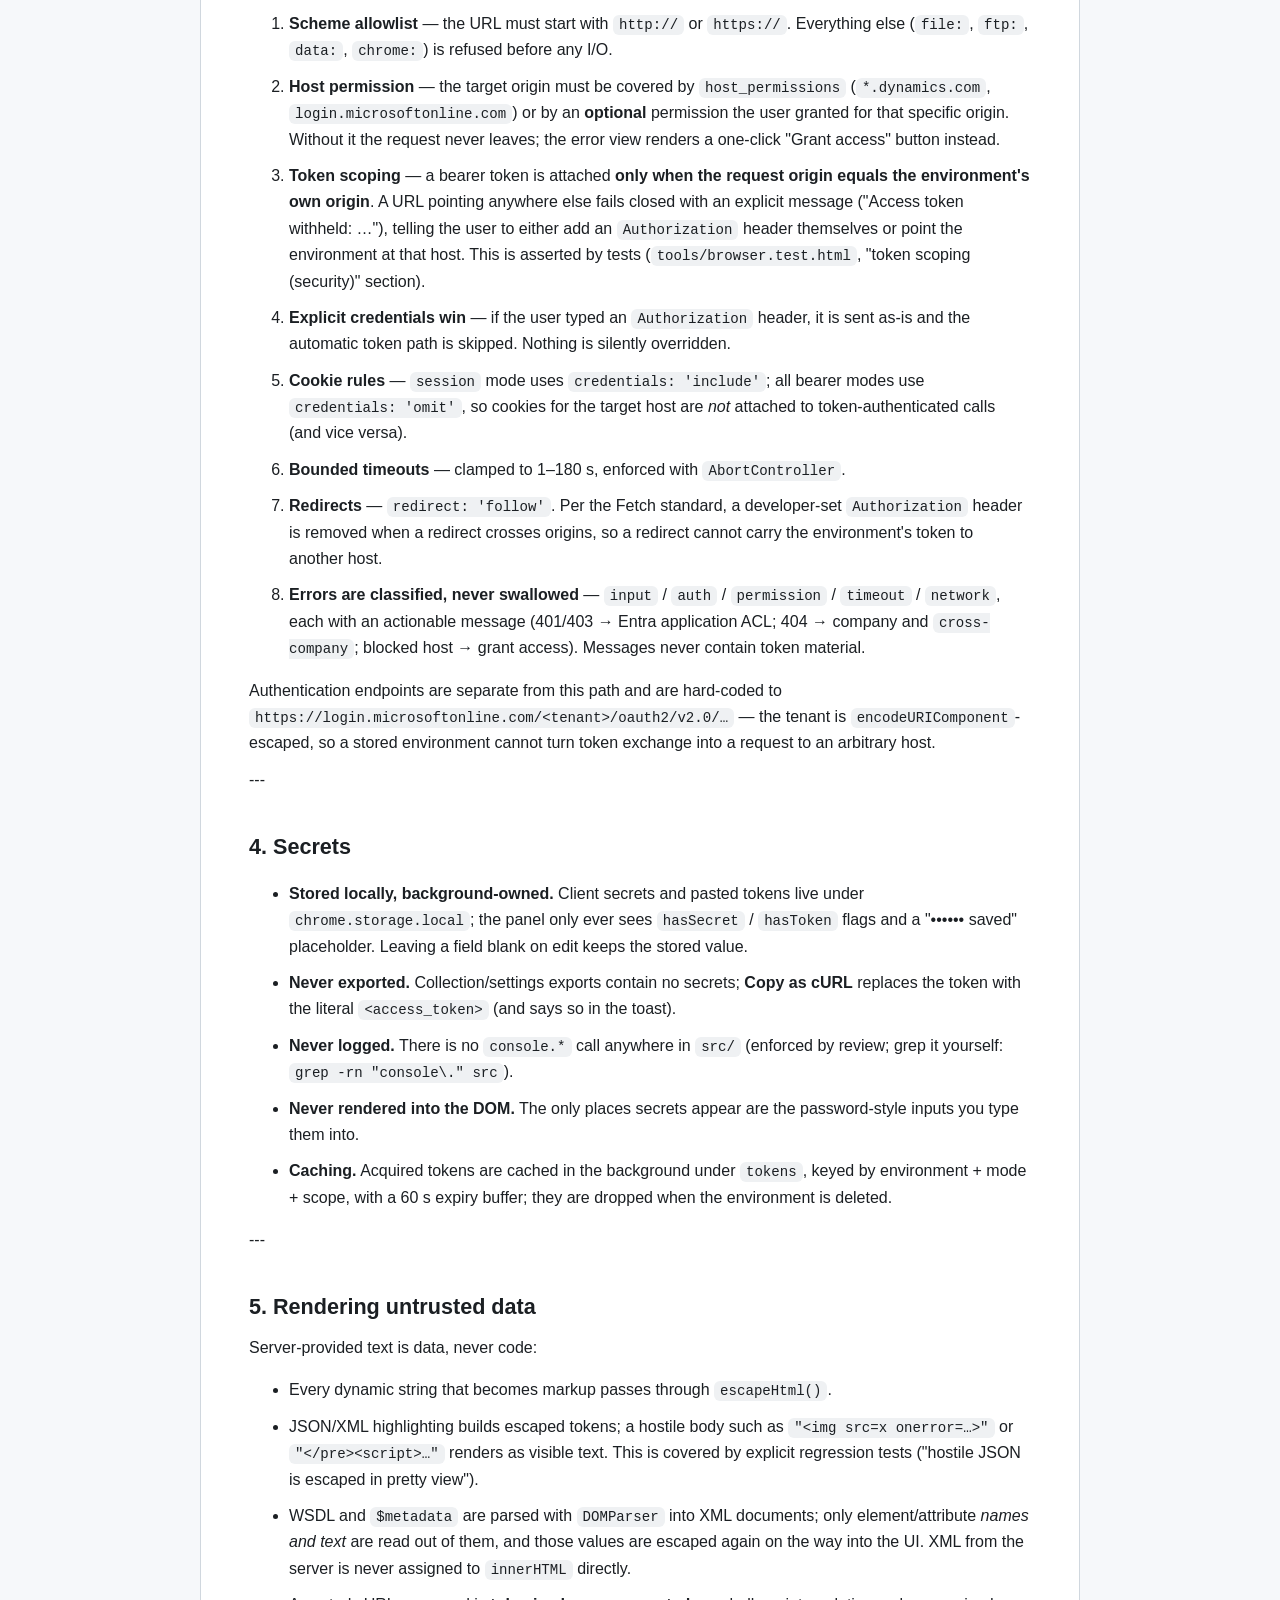
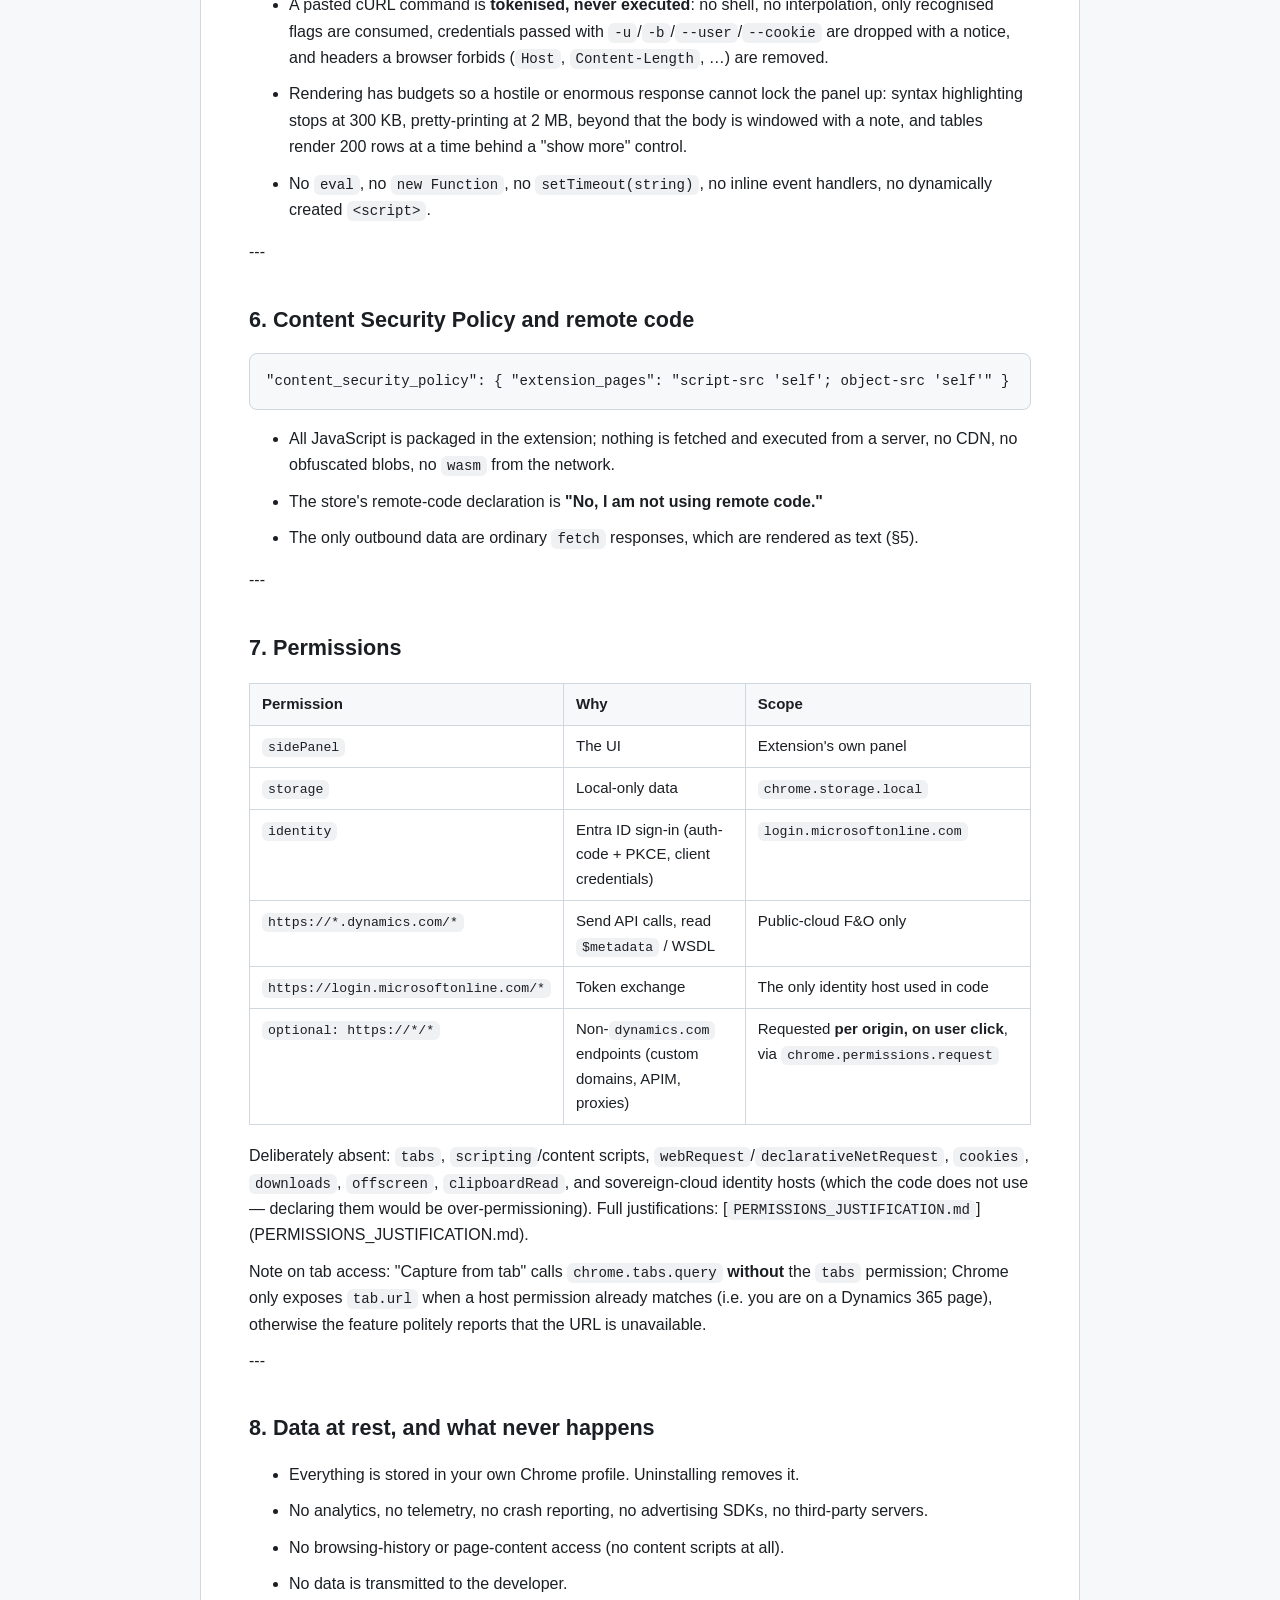
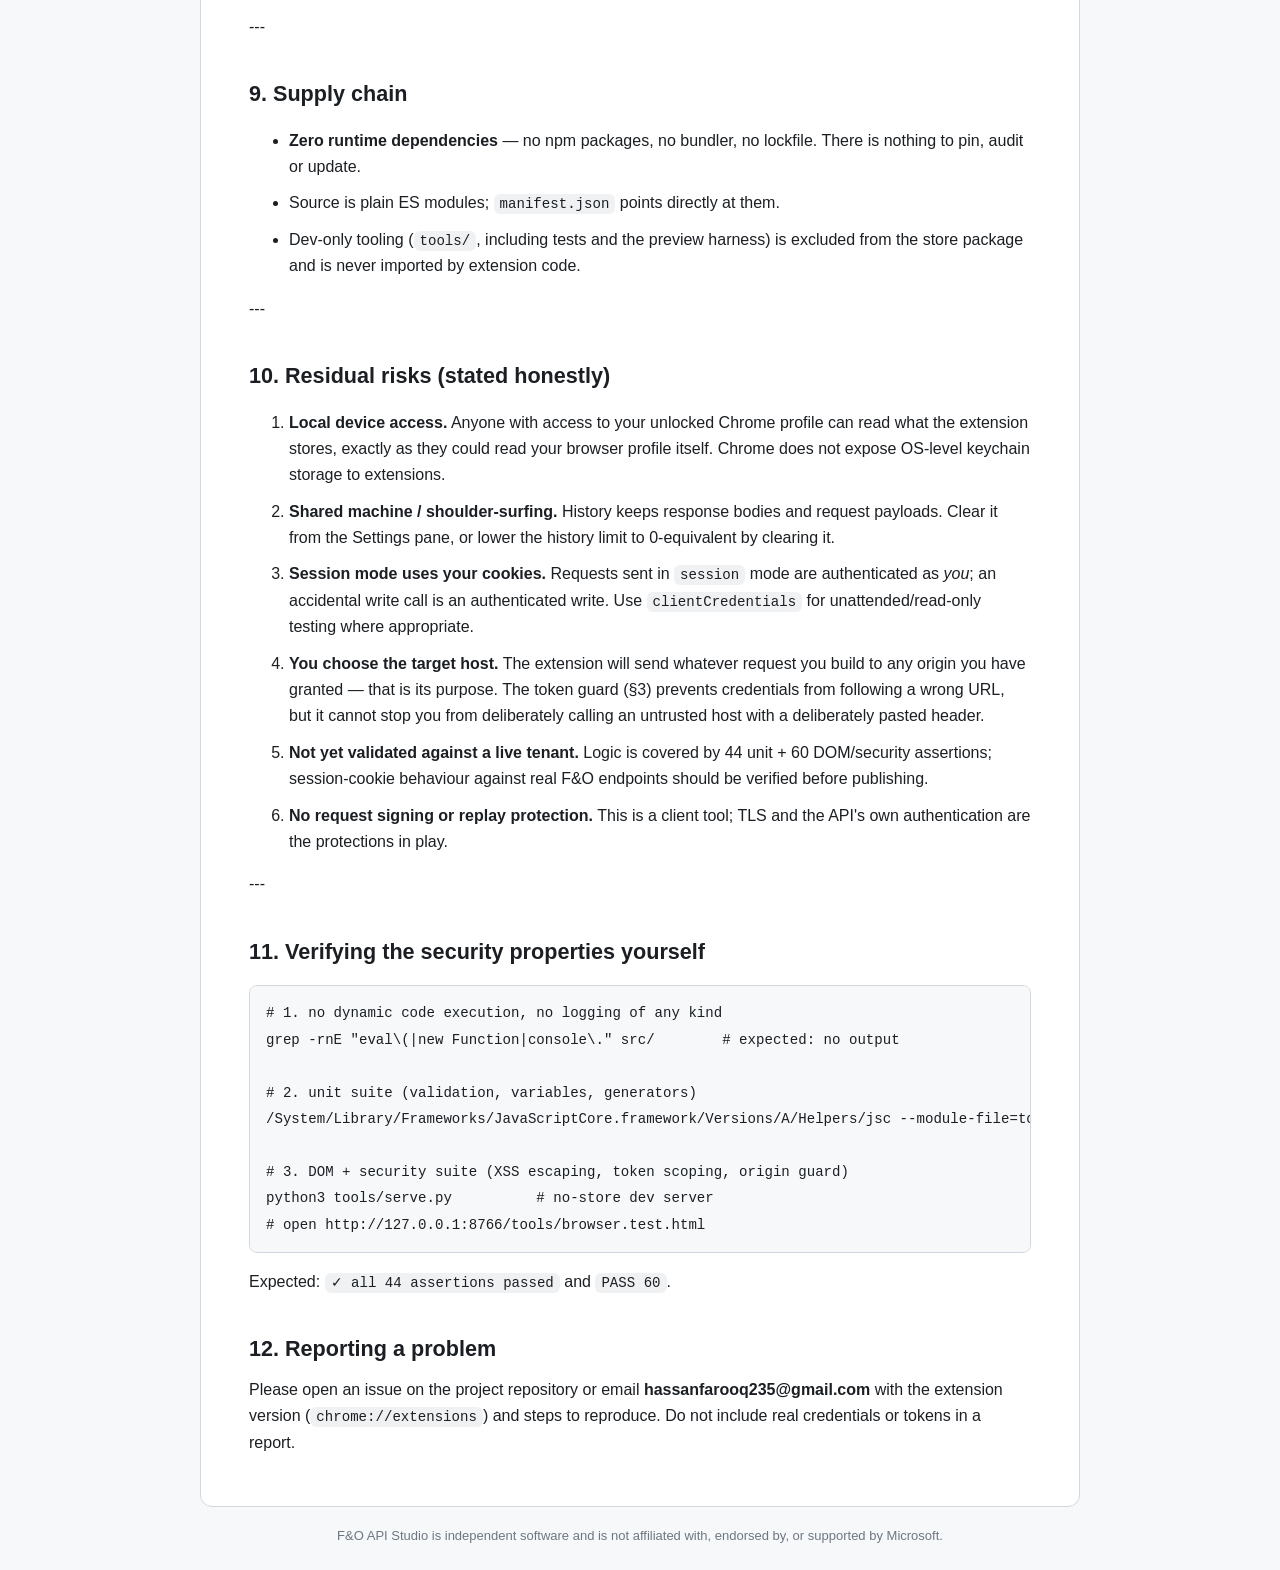
<file: docs/security.html>
<!doctype html>
<html lang="en">
<head>
<meta charset="utf-8">
<meta name="viewport" content="width=device-width, initial-scale=1">
<meta name="robots" content="index,follow">
<meta name="description" content="Threat model and security design of the F&amp;O API Studio Chrome extension.">
<title>Security design — F&amp;O API Studio</title>
<style>
:root { color-scheme: light; }
* { box-sizing: border-box; }
body {
  margin: 0; padding: 24px;
  font: 16px/1.65 -apple-system, BlinkMacSystemFont, "Segoe UI", Helvetica, Arial, sans-serif;
  color: #1b1f23; background: #f6f8fa;
}
nav.top {
  max-width: 880px; margin: 0 auto 14px; display: flex; gap: 18px;
  flex-wrap: wrap; align-items: baseline; font-size: 14px;
}
nav.top a { color: #57606a; text-decoration: none; }
nav.top a:hover { color: #0969da; text-decoration: underline; }
nav.top .brand { font-weight: 650; color: #1b1f23; }
main {
  max-width: 880px; margin: 0 auto; background: #fff;
  border: 1px solid #d0d7de; border-radius: 12px; padding: 40px 48px;
}
h1 {
  font-size: 1.9rem; line-height: 1.25; margin: 0 0 14px;
  padding-bottom: 12px; border-bottom: 1px solid #d0d7de;
}
h2 { font-size: 1.35rem; margin: 36px 0 10px; }
h3 { font-size: 1.1rem; margin: 26px 0 8px; }
p, li { margin: 10px 0; }
a { color: #0969da; text-decoration: none; }
a:hover { text-decoration: underline; }
blockquote {
  margin: 18px 0; padding: 4px 16px; border-left: 4px solid #d0d7de;
  background: #f6f8fa; color: #57606a; border-radius: 0 6px 6px 0;
}
blockquote p { margin: 8px 0; }
code {
  font-family: ui-monospace, SFMono-Regular, Menlo, monospace;
  font-size: .88em; background: #eff1f3; padding: 2px 6px; border-radius: 6px;
}
pre {
  background: #f6f8fa; border: 1px solid #d0d7de; border-radius: 8px;
  padding: 14px 16px; overflow-x: auto;
}
pre code { background: none; padding: 0; font-size: .88em; }
table {
  border-collapse: collapse; width: 100%; margin: 18px 0;
  display: block; overflow-x: auto; font-size: 15px;
}
th, td { border: 1px solid #d0d7de; padding: 8px 12px; text-align: left; vertical-align: top; }
th { background: #f6f8fa; font-weight: 600; }
strong { font-weight: 650; }
.meta { color: #57606a; }
footer {
  max-width: 880px; margin: 18px auto 0; font-size: 13px;
  color: #6e7781; text-align: center;
}
@media (max-width: 640px) {
  body { padding: 12px; }
  main { padding: 24px 18px; border-radius: 8px; }
}
</style>
</head>
<body>
<nav class="top">
  <a class="brand" href="./">F&O API Studio</a>
  <a href="./privacy-policy.html">Privacy policy</a>
  <a href="./security.html">Security</a>
  <a href="./permissions.html">Permissions</a>
  <a href="https://github.com/hassanfarooq235/fo-api-studio">Source</a>
</nav>
<main>
<h1>Security design — F&amp;O API Studio</h1>
<p>This document explains how the extension is built to be safe to install, how it meets the Chrome Web Store's expectations for a Manifest V3 item, and where the residual risks are. It is written to be read by a reviewer as well as by a security-conscious user.</p>
<p>---</p>
<h2>1. Assets and trust model</h2>
<table><thead><tr><th>Asset</th><th>Where it lives</th><th>Who can see it</th></tr></thead><tbody><tr><td>Environments (name, base URL, company, variables)</td><td><code>chrome.storage.local</code>, key <code>envs</code></td><td>Side panel + background</td></tr><tr><td><strong>Client secrets, pasted bearer tokens, cached access tokens</strong></td><td><code>chrome.storage.local</code>, keys <code>envs</code> / <code>tokens</code></td><td><strong>Background only</strong></td></tr><tr><td>Requests you build (the current draft, with credential-looking header values redacted), collections, history</td><td><code>chrome.storage.local</code></td><td>Side panel</td></tr><tr><td>Responses from your API</td><td>Local history, then discarded</td><td>Side panel</td></tr></tbody></table>
<p><strong>Untrusted inputs</strong> — everything that comes back from a network: response bodies and headers, <code>$metadata</code> documents, WSDL documents, and any URL you paste or reopen from history. None of it is ever executed or interpolated into markup unescaped.</p>
<p><strong>Trusted</strong> — the packaged extension code (no remote code), your browser profile, and the host you deliberately configured.</p>
<p>---</p>
<h2>2. Two-context architecture</h2>
<pre><code>┌──────────────────────────────┐        typed messages         ┌──────────────────────────────┐
│ side panel (rendered page)   │  ─────────────────────────▶   │ background service worker    │
│  builds a plain JSON spec    │   http.send / env.* / auth.*  │  owns secrets, does fetch()  │
│  never receives a secret     │  ◀─────────────────────────   │  validates URL + origin      │
└──────────────────────────────┘     redacted results          └──────────────────────────────┘</code></pre>
<ul><li>The panel sends a <strong>request spec</strong> (<code>url</code>, <code>method</code>, <code>headers</code>, <code>body</code>, <code>timeoutMs</code>, <code>auth.envId</code>); it never sends credentials and never receives them.</li><li>The message protocol is a closed list of 10 types (<code>MSG</code> in <code>src/shared/constants.js</code>): <code>http.send</code>, <code>env.list|save|delete|active.get|active.set</code>, <code>auth.signin|token|status|inspect</code>. There is deliberately <strong>no</strong> "give me the secret" message.</li><li><code>env.list</code> returns <strong>redacted</strong> environments: <code>auth.hasSecret</code> / <code>auth.hasToken</code> booleans only, so even opening DevTools on the panel page cannot read a stored secret.</li></ul>
<blockquote><p>This boundary limits the blast radius of a defect in the UI (e.g. an injection bug); it is an architectural separation inside one extension origin, not an OS sandbox.</p></blockquote>
<p>---</p>
<h2>3. Outbound requests — one choke point</h2>
<p>All API traffic goes through <code>sendRequest()</code> in <code>src/background/http.js</code>. In order:</p>
<ol><li><strong>Scheme allowlist</strong> — the URL must start with <code>http://</code> or <code>https://</code>. Everything else (<code>file:</code>, <code>ftp:</code>, <code>data:</code>, <code>chrome:</code>) is refused before any I/O.</li><li><strong>Host permission</strong> — the target origin must be covered by <code>host_permissions</code> (<code>*.dynamics.com</code>, <code>login.microsoftonline.com</code>) or by an <strong>optional</strong> permission the user granted for that specific origin. Without it the request never leaves; the error view renders a one-click "Grant access" button instead.</li><li><strong>Token scoping</strong> — a bearer token is attached <strong>only when the request origin equals the environment's own origin</strong>. A URL pointing anywhere else fails closed with an explicit message ("Access token withheld: …"), telling the user to either add an <code>Authorization</code> header themselves or point the environment at that host. This is asserted by tests (<code>tools/browser.test.html</code>, "token scoping (security)" section).</li><li><strong>Explicit credentials win</strong> — if the user typed an <code>Authorization</code> header, it is sent as-is and the automatic token path is skipped. Nothing is silently overridden.</li><li><strong>Cookie rules</strong> — <code>session</code> mode uses <code>credentials: &#x27;include&#x27;</code>; all bearer modes use <code>credentials: &#x27;omit&#x27;</code>, so cookies for the target host are <em>not</em> attached to token-authenticated calls (and vice versa).</li><li><strong>Bounded timeouts</strong> — clamped to 1–180 s, enforced with <code>AbortController</code>.</li><li><strong>Redirects</strong> — <code>redirect: &#x27;follow&#x27;</code>. Per the Fetch standard, a developer-set <code>Authorization</code> header is removed when a redirect crosses origins, so a redirect cannot carry the environment's token to another host.</li><li><strong>Errors are classified, never swallowed</strong> — <code>input</code> / <code>auth</code> / <code>permission</code> / <code>timeout</code> / <code>network</code>, each with an actionable message (401/403 → Entra application ACL; 404 → company and <code>cross-company</code>; blocked host → grant access). Messages never contain token material.</li></ol>
<p>Authentication endpoints are separate from this path and are hard-coded to <code>https://login.microsoftonline.com/&lt;tenant&gt;/oauth2/v2.0/…</code> — the tenant is <code>encodeURIComponent</code>-escaped, so a stored environment cannot turn token exchange into a request to an arbitrary host.</p>
<p>---</p>
<h2>4. Secrets</h2>
<ul><li><strong>Stored locally, background-owned.</strong> Client secrets and pasted tokens live under <code>chrome.storage.local</code>; the panel only ever sees <code>hasSecret</code> / <code>hasToken</code> flags and a "•••••• saved" placeholder. Leaving a field blank on edit keeps the stored value.</li><li><strong>Never exported.</strong> Collection/settings exports contain no secrets; <strong>Copy as cURL</strong> replaces the token with the literal <code>&lt;access_token&gt;</code> (and says so in the toast).</li><li><strong>Never logged.</strong> There is no <code>console.*</code> call anywhere in <code>src/</code> (enforced by review; grep it yourself: <code>grep -rn &quot;console\.&quot; src</code>).</li><li><strong>Never rendered into the DOM.</strong> The only places secrets appear are the password-style inputs you type them into.</li><li><strong>Caching.</strong> Acquired tokens are cached in the background under <code>tokens</code>, keyed by environment + mode + scope, with a 60 s expiry buffer; they are dropped when the environment is deleted.</li></ul>
<p>---</p>
<h2>5. Rendering untrusted data</h2>
<p>Server-provided text is data, never code:</p>
<ul><li>Every dynamic string that becomes markup passes through <code>escapeHtml()</code>.</li><li>JSON/XML highlighting builds escaped tokens; a hostile body such as <code>&quot;&lt;img src=x onerror=…&gt;&quot;</code> or <code>&quot;&lt;/pre&gt;&lt;script&gt;…&quot;</code> renders as visible text. This is covered by explicit regression tests ("hostile JSON is escaped in pretty view").</li><li>WSDL and <code>$metadata</code> are parsed with <code>DOMParser</code> into XML documents; only element/attribute <em>names and text</em> are read out of them, and those values are escaped again on the way into the UI. XML from the server is never assigned to <code>innerHTML</code> directly.</li><li>A pasted cURL command is <strong>tokenised, never executed</strong>: no shell, no interpolation, only recognised flags are consumed, credentials passed with <code>-u</code>/<code>-b</code>/<code>--user</code>/<code>--cookie</code> are dropped with a notice, and headers a browser forbids (<code>Host</code>, <code>Content-Length</code>, …) are removed.</li><li>Rendering has budgets so a hostile or enormous response cannot lock the panel up: syntax highlighting stops at 300 KB, pretty-printing at 2 MB, beyond that the body is windowed with a note, and tables render 200 rows at a time behind a "show more" control.</li><li>No <code>eval</code>, no <code>new Function</code>, no <code>setTimeout(string)</code>, no inline event handlers, no dynamically created <code>&lt;script&gt;</code>.</li></ul>
<p>---</p>
<h2>6. Content Security Policy and remote code</h2>
<pre><code>&quot;content_security_policy&quot;: { &quot;extension_pages&quot;: &quot;script-src &#x27;self&#x27;; object-src &#x27;self&#x27;&quot; }</code></pre>
<ul><li>All JavaScript is packaged in the extension; nothing is fetched and executed from a server, no CDN, no obfuscated blobs, no <code>wasm</code> from the network.</li><li>The store's remote-code declaration is <strong>"No, I am not using remote code."</strong></li><li>The only outbound data are ordinary <code>fetch</code> responses, which are rendered as text (§5).</li></ul>
<p>---</p>
<h2>7. Permissions</h2>
<table><thead><tr><th>Permission</th><th>Why</th><th>Scope</th></tr></thead><tbody><tr><td><code>sidePanel</code></td><td>The UI</td><td>Extension's own panel</td></tr><tr><td><code>storage</code></td><td>Local-only data</td><td><code>chrome.storage.local</code></td></tr><tr><td><code>identity</code></td><td>Entra ID sign-in (auth-code + PKCE, client credentials)</td><td><code>login.microsoftonline.com</code></td></tr><tr><td><code>https://*.dynamics.com/*</code></td><td>Send API calls, read <code>$metadata</code> / WSDL</td><td>Public-cloud F&amp;O only</td></tr><tr><td><code>https://login.microsoftonline.com/*</code></td><td>Token exchange</td><td>The only identity host used in code</td></tr><tr><td><code>optional: https://*/*</code></td><td>Non-<code>dynamics.com</code> endpoints (custom domains, APIM, proxies)</td><td>Requested <strong>per origin, on user click</strong>, via <code>chrome.permissions.request</code></td></tr></tbody></table>
<p>Deliberately absent: <code>tabs</code>, <code>scripting</code>/content scripts, <code>webRequest</code>/<code>declarativeNetRequest</code>, <code>cookies</code>, <code>downloads</code>, <code>offscreen</code>, <code>clipboardRead</code>, and sovereign-cloud identity hosts (which the code does not use — declaring them would be over-permissioning). Full justifications: [<code>PERMISSIONS_JUSTIFICATION.md</code>](PERMISSIONS_JUSTIFICATION.md).</p>
<p>Note on tab access: "Capture from tab" calls <code>chrome.tabs.query</code> <strong>without</strong> the <code>tabs</code> permission; Chrome only exposes <code>tab.url</code> when a host permission already matches (i.e. you are on a Dynamics 365 page), otherwise the feature politely reports that the URL is unavailable.</p>
<p>---</p>
<h2>8. Data at rest, and what never happens</h2>
<ul><li>Everything is stored in your own Chrome profile. Uninstalling removes it.</li><li>No analytics, no telemetry, no crash reporting, no advertising SDKs, no third-party servers.</li><li>No browsing-history or page-content access (no content scripts at all).</li><li>No data is transmitted to the developer.</li></ul>
<p>---</p>
<h2>9. Supply chain</h2>
<ul><li><strong>Zero runtime dependencies</strong> — no npm packages, no bundler, no lockfile. There is nothing to pin, audit or update.</li><li>Source is plain ES modules; <code>manifest.json</code> points directly at them.</li><li>Dev-only tooling (<code>tools/</code>, including tests and the preview harness) is excluded from the store package and is never imported by extension code.</li></ul>
<p>---</p>
<h2>10. Residual risks (stated honestly)</h2>
<ol><li><strong>Local device access.</strong> Anyone with access to your unlocked Chrome profile can read what the extension stores, exactly as they could read your browser profile itself. Chrome does not expose OS-level keychain storage to extensions.</li><li><strong>Shared machine / shoulder-surfing.</strong> History keeps response bodies and request payloads. Clear it from the Settings pane, or lower the history limit to 0-equivalent by clearing it.</li><li><strong>Session mode uses your cookies.</strong> Requests sent in <code>session</code> mode are authenticated as <em>you</em>; an accidental write call is an authenticated write. Use <code>clientCredentials</code> for unattended/read-only testing where appropriate.</li><li><strong>You choose the target host.</strong> The extension will send whatever request you build to any origin you have granted — that is its purpose. The token guard (§3) prevents credentials from following a wrong URL, but it cannot stop you from deliberately calling an untrusted host with a deliberately pasted header.</li><li><strong>Not yet validated against a live tenant.</strong> Logic is covered by 44 unit + 60 DOM/security assertions; session-cookie behaviour against real F&amp;O endpoints should be verified before publishing.</li><li><strong>No request signing or replay protection.</strong> This is a client tool; TLS and the API's own authentication are the protections in play.</li></ol>
<p>---</p>
<h2>11. Verifying the security properties yourself</h2>
<pre><code># 1. no dynamic code execution, no logging of any kind
grep -rnE &quot;eval\(|new Function|console\.&quot; src/        # expected: no output

# 2. unit suite (validation, variables, generators)
/System/Library/Frameworks/JavaScriptCore.framework/Versions/A/Helpers/jsc --module-file=tools/unit.test.js

# 3. DOM + security suite (XSS escaping, token scoping, origin guard)
python3 tools/serve.py          # no-store dev server
# open http://127.0.0.1:8766/tools/browser.test.html</code></pre>
<p>Expected: <code>✓ all 44 assertions passed</code> and <code>PASS 60</code>.</p>
<h2>12. Reporting a problem</h2>
<p>Please open an issue on the project repository or email <strong>hassanfarooq235@gmail.com</strong> with the extension version (<code>chrome://extensions</code>) and steps to reproduce. Do not include real credentials or tokens in a report.</p>
</main>
<footer>F&O API Studio is independent software and is not affiliated with, endorsed by, or
supported by Microsoft.</footer>
</body>
</html>
</file>
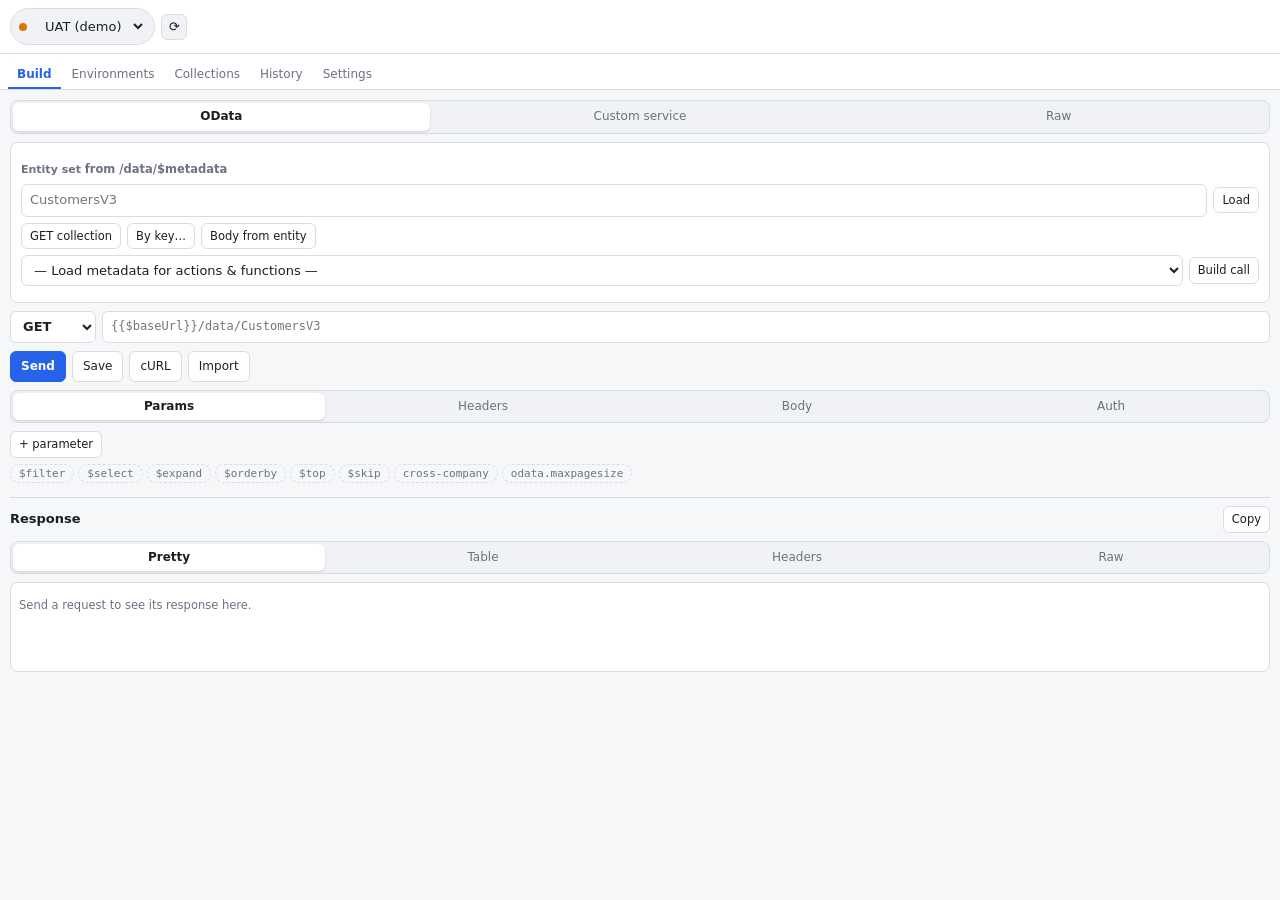
<file: tools/panel.preview.html>
<!DOCTYPE html>
<html lang="en">
<head>
<meta charset="utf-8">
<title>F&O API Studio — side panel preview</title>
</head>
<body>
<p id="loading" style="font:14px system-ui;padding:16px;color:#64748b">Loading the side panel preview…</p>
<script type="module">
/**
 * DEV-ONLY preview harness: loads the real src/sidepanel/index.html with a
 * chrome.* shim so the UI can be reviewed in a plain browser tab.
 */
const res = await fetch('../src/sidepanel/index.html');
let html = await res.text();

const wantsReset = new URLSearchParams(location.search).has('reset');
if (wantsReset) {
  try {
    localStorage.removeItem('fo-api-studio.preview');
  } catch {
    /* ignore */
  }
}

// Inject the shim + rewrite the module URL to an absolute path, and add a
// <base> so relative CSS/module URLs resolve to the real folder.
html = html
  .replace('<head>', '<head>\n<base href="/src/sidepanel/">')
  .replace(
    '<script type="module" src="app.js"></' + 'script>',
    '<script type="module" src="/tools/dev-shim.js"></' + 'script>\n' +
      '<script type="module" src="/src/sidepanel/app.js"></' + 'script>',
  );

document.open();
document.write(html);
document.close();

// After the rewrite, so document.open() cannot undo it: drop ?reset from the
// URL, otherwise every reload would wipe the preview's stored state again.
if (wantsReset) {
  try {
    history.replaceState(null, '', location.pathname);
  } catch {
    /* ignore */
  }
}
</script>
</body>
</html>
</file>
<file: src/sidepanel/styles.css>
/* F&O API Studio — side panel styles (no remote resources). */

:root {
  --bg: #f6f7f9;
  --surface: #ffffff;
  --surface-2: #f0f2f5;
  --text: #1b1f24;
  --muted: #6b7280;
  --border: #d9dde3;
  --accent: #2563eb;
  --accent-text: #ffffff;
  --ok: #16a34a;
  --warn: #d97706;
  --danger: #dc2626;
  --code-bg: #0f172a;
  --code-text: #e2e8f0;
  --radius: 8px;
  --shadow: 0 1px 2px rgba(16, 24, 40, .06), 0 1px 3px rgba(16, 24, 40, .1);
}

@media (prefers-color-scheme: dark) {
  :root {
    --bg: #111418;
    --surface: #191d23;
    --surface-2: #22272f;
    --text: #e6e8eb;
    --muted: #9aa4b2;
    --border: #2f353d;
    --accent: #3b82f6;
    --code-bg: #0b0e13;
    --code-text: #d7dde5;
    --shadow: none;
  }
}

* { box-sizing: border-box; }

html, body {
  margin: 0;
  padding: 0;
  background: var(--bg);
  color: var(--text);
  font: 13px/1.45 system-ui, -apple-system, "Segoe UI", Roboto, sans-serif;
}

.hidden { display: none !important; }
.flex { flex: 1 1 auto; }
.wrap { flex-wrap: wrap; }

/* ---------- top bar ---------- */
.topbar {
  position: sticky;
  top: 0;
  z-index: 5;
  display: flex;
  align-items: center;
  gap: 6px;
  padding: 8px 10px;
  background: var(--surface);
  border-bottom: 1px solid var(--border);
}

.env-pill {
  display: flex;
  align-items: center;
  gap: 6px;
  background: var(--surface-2);
  border: 1px solid var(--border);
  border-radius: 999px;
  padding: 3px 8px;
  max-width: 78%;
}

.env-pill select {
  border: 0;
  background: transparent;
  color: var(--text);
  font: inherit;
  max-width: 200px;
  outline: none;
}

.dot { width: 8px; height: 8px; border-radius: 50%; background: var(--muted); flex: none; }
.dot-ok { background: var(--ok); }
.dot-warn { background: var(--warn); }
.dot-bad { background: var(--danger); }

.icon-btn {
  border: 1px solid var(--border);
  background: var(--surface-2);
  color: var(--text);
  border-radius: 6px;
  width: 26px;
  height: 26px;
  cursor: pointer;
}
.icon-btn:hover { border-color: var(--accent); }

.chip {
  font-size: 11px;
  padding: 3px 8px;
  border-radius: 999px;
  background: #fef3c7;
  color: #92400e;
  border: 1px solid #fcd34d;
  cursor: pointer;
}
@media (prefers-color-scheme: dark) {
  .chip { background: #3b2f0b; color: #fde68a; border-color: #78350f; }
}

/* ---------- nav ---------- */
.nav {
  display: flex;
  gap: 2px;
  padding: 6px 8px 0;
  overflow-x: auto;
  background: var(--surface);
  border-bottom: 1px solid var(--border);
  scrollbar-width: none;
}
.nav::-webkit-scrollbar { display: none; }

.nav-btn {
  border: 0;
  background: transparent;
  color: var(--muted);
  font: inherit;
  font-size: 12px;
  padding: 6px 9px;
  border-radius: 6px 6px 0 0;
  cursor: pointer;
  white-space: nowrap;
}
.nav-btn:hover { color: var(--text); background: var(--surface-2); }
.nav-btn.active {
  color: var(--accent);
  font-weight: 600;
  box-shadow: inset 0 -2px 0 var(--accent);
}

/* ---------- layout ---------- */
main { padding: 10px; }
.pane { display: none; }
.pane.active { display: block; }

.kindbox {
  background: var(--surface);
  border: 1px solid var(--border);
  border-radius: var(--radius);
  padding: 10px;
  margin-bottom: 8px;
}

/* ---------- segmented control ---------- */
.seg {
  display: flex;
  gap: 2px;
  background: var(--surface-2);
  border: 1px solid var(--border);
  border-radius: var(--radius);
  padding: 2px;
  margin-bottom: 8px;
}
.seg-sm { margin-top: 8px; }
.seg-btn {
  flex: 1;
  border: 0;
  background: transparent;
  color: var(--muted);
  font: inherit;
  font-size: 12px;
  padding: 5px 6px;
  border-radius: 6px;
  cursor: pointer;
  white-space: nowrap;
}
.seg-btn.active { background: var(--surface); color: var(--text); font-weight: 600; box-shadow: var(--shadow); }

/* ---------- forms ---------- */
.lbl {
  display: block;
  font-size: 11px;
  font-weight: 600;
  color: var(--muted);
  margin: 8px 0 3px;
  text-transform: none;
}

input[type="text"], input[type="password"], input[type="number"], input:not([type]), select, textarea {
  width: 100%;
  font: inherit;
  color: var(--text);
  background: var(--surface);
  border: 1px solid var(--border);
  border-radius: 6px;
  padding: 6px 8px;
  outline: none;
}
input:focus, select:focus, textarea:focus { border-color: var(--accent); box-shadow: 0 0 0 2px color-mix(in srgb, var(--accent) 25%, transparent); }
textarea { font-family: ui-monospace, SFMono-Regular, Menlo, Consolas, monospace; font-size: 12px; resize: vertical; }
.inline { display: flex; align-items: center; gap: 6px; font-size: 12px; color: var(--muted); }
.inline input { width: auto; }

.row { display: flex; gap: 6px; align-items: center; margin-top: 6px; }
.row > input, .row > select { flex: 1 1 auto; width: auto; }
.actions { margin: 8px 0 2px; }
.grid2 { display: grid; grid-template-columns: 1fr 1fr; gap: 6px; }
.grid2 input { width: 100%; }

/* ---------- buttons ---------- */
.btn {
  font: inherit;
  font-size: 12px;
  padding: 6px 10px;
  border-radius: 6px;
  border: 1px solid var(--border);
  background: var(--surface);
  color: var(--text);
  cursor: pointer;
}
.btn:hover { border-color: var(--accent); color: var(--accent); }
.btn:disabled { opacity: .5; cursor: not-allowed; }
.btn-sm { padding: 4px 8px; font-size: 11.5px; }
.btn-primary { background: var(--accent); border-color: var(--accent); color: var(--accent-text); font-weight: 600; }
.btn-primary:hover { filter: brightness(1.06); color: var(--accent-text); }
.btn-ghost { background: transparent; border-style: dashed; }
.btn.danger { color: var(--danger); border-color: color-mix(in srgb, var(--danger) 40%, var(--border)); }
.btn.danger:hover { background: var(--danger); color: #fff; border-color: var(--danger); }

/* ---------- request line ---------- */
.reqline { display: flex; gap: 6px; margin-top: 8px; }
.reqline select { width: 86px; flex: none; font-weight: 600; }
.reqline input { font-family: ui-monospace, SFMono-Regular, Menlo, Consolas, monospace; font-size: 12px; }

/* ---------- key/value rows ---------- */
.kv { display: flex; flex-direction: column; gap: 4px; margin-top: 6px; }
.kv-row { display: grid; grid-template-columns: 16px 1fr 1fr 22px; gap: 4px; align-items: center; }
.kv-row input[type="checkbox"] { width: auto; }
.kv-row .kv-key { font-family: ui-monospace, SFMono-Regular, Menlo, Consolas, monospace; font-size: 11.5px; }
.kv-del {
  border: 0; background: transparent; color: var(--muted); cursor: pointer; font-size: 14px; line-height: 1;
  border-radius: 4px;
}
.kv-del:hover { color: var(--danger); }

.chips { display: flex; flex-wrap: wrap; gap: 4px; margin-top: 8px; }
.chip-btn {
  font-size: 11px;
  font-family: ui-monospace, SFMono-Regular, Menlo, Consolas, monospace;
  border: 1px dashed var(--border);
  background: transparent;
  color: var(--muted);
  border-radius: 999px;
  padding: 2px 8px;
  cursor: pointer;
}
.chip-btn:hover { color: var(--accent); border-color: var(--accent); }

/* ---------- request panes ---------- */
.reqpane { display: none; }
.reqpane.active { display: block; }

/* ---------- response ---------- */
.resbar {
  display: flex;
  align-items: center;
  gap: 8px;
  margin-top: 14px;
  padding-top: 8px;
  border-top: 1px solid var(--border);
}
.resbody {
  background: var(--surface);
  border: 1px solid var(--border);
  border-radius: var(--radius);
  margin-top: 6px;
  padding: 8px;
  min-height: 90px;
  max-height: 60vh;
  overflow: auto;
}
.resbody pre { margin: 0; white-space: pre-wrap; word-break: break-word; font-family: ui-monospace, SFMono-Regular, Menlo, Consolas, monospace; font-size: 11.5px; }

.meta-badges { display: flex; gap: 6px; flex-wrap: wrap; margin-bottom: 8px; }
.badge {
  font-size: 11px;
  font-weight: 600;
  padding: 2px 7px;
  border-radius: 999px;
  background: var(--surface-2);
  border: 1px solid var(--border);
}
.badge-2xx { background: color-mix(in srgb, var(--ok) 15%, transparent); color: var(--ok); border-color: color-mix(in srgb, var(--ok) 40%, transparent); }
.badge-3xx { background: color-mix(in srgb, var(--accent) 15%, transparent); color: var(--accent); border-color: color-mix(in srgb, var(--accent) 40%, transparent); }
.badge-4xx, .badge-5xx { background: color-mix(in srgb, var(--danger) 12%, transparent); color: var(--danger); border-color: color-mix(in srgb, var(--danger) 40%, transparent); }

/* JSON highlighting */
.tok-key { color: #7dd3fc; }
.tok-str { color: #86efac; }
.tok-num { color: #fca5a5; }
.tok-bool { color: #fcd34d; }
.tok-null { color: #c4b5fd; }

/* response table */
.rtable { border-collapse: collapse; width: 100%; font-size: 11.5px; }
.rtable th, .rtable td {
  border: 1px solid var(--border);
  padding: 4px 6px;
  text-align: left;
  max-width: 240px;
  overflow: hidden;
  text-overflow: ellipsis;
  white-space: nowrap;
}
.rtable th { background: var(--surface-2); position: sticky; top: 0; }
.rtable tr:nth-child(even) td { background: color-mix(in srgb, var(--surface-2) 50%, transparent); }

/* ---------- generic bits ---------- */
.hint { color: var(--muted); font-size: 11.5px; margin: 6px 0 0; }
.hint.err { color: var(--danger); }
.hint code, code { font-family: ui-monospace, SFMono-Regular, Menlo, Consolas, monospace; font-size: 11px; background: var(--surface-2); padding: 1px 4px; border-radius: 4px; }

/* Response diagnostics (failures + "you got HTML instead of data") */
.diag {
  border: 1px solid color-mix(in srgb, var(--danger) 32%, transparent);
  background: color-mix(in srgb, var(--danger) 7%, transparent);
  border-radius: var(--radius);
  padding: 8px 10px;
  margin: 0 0 8px;
}
.diag-warn {
  border-color: color-mix(in srgb, var(--warn) 40%, transparent);
  background: color-mix(in srgb, var(--warn) 9%, transparent);
}
.diag-title { font-weight: 650; font-size: 12.5px; color: var(--danger); }
.diag-warn .diag-title { color: var(--warn); }
.diag-msg { margin: 5px 0 0; font-size: 12.5px; white-space: pre-wrap; word-break: break-word; }
.diag .hint { margin-top: 5px; }

/* OData continuation ("Next page") */
.pager { display: flex; align-items: center; gap: 8px; flex-wrap: wrap; margin: 0 0 8px; }

/* Guided setup */
.setup-row { display: grid; grid-template-columns: 128px 1fr auto; gap: 8px; align-items: center; margin: 5px 0; }
.setup-label { color: var(--muted); font-size: 11.5px; margin: 0; }
.setup-val { overflow-wrap: anywhere; font-size: 11.5px; }
.setup-steps { margin: 10px 0 0; padding-left: 18px; }
.setup-steps li { margin: 7px 0; font-size: 12.5px; line-height: 1.5; }
.setup-steps a { color: var(--accent); }

/* Record → request: action buttons in the response table */
.rowact { width: 1%; white-space: nowrap; }
.rowact .btn { padding: 1px 6px; font-size: 11px; }
.card {
  background: var(--surface);
  border: 1px solid var(--border);
  border-radius: var(--radius);
  padding: 10px;
  margin: 8px 0;
}
.card h3 { margin: 0 0 6px; font-size: 13px; }
.card h4 { margin: 0 0 6px; font-size: 12.5px; }
.form label.lbl { margin-top: 10px; }
.bullets { margin: 4px 0 6px; padding-left: 16px; color: var(--muted); font-size: 11.5px; }
.bullets li { margin: 2px 0; }
details.vars { margin-top: 10px; }
details.vars summary { cursor: pointer; font-size: 12px; color: var(--accent); }
.codeblock {
  background: var(--code-bg);
  color: var(--code-text);
  border-radius: var(--radius);
  padding: 8px;
  font-size: 11px;
  white-space: pre-wrap;
  word-break: break-word;
  max-height: 30vh;
  overflow: auto;
  margin: 8px 0 0;
}

.list { display: flex; flex-direction: column; gap: 6px; margin-top: 8px; }
.list-item {
  background: var(--surface);
  border: 1px solid var(--border);
  border-radius: var(--radius);
  padding: 8px;
  display: flex;
  gap: 8px;
  align-items: center;
}
.list-item .li-main { flex: 1 1 auto; min-width: 0; }
.list-item .li-title { font-weight: 600; font-size: 12.5px; overflow: hidden; text-overflow: ellipsis; white-space: nowrap; }
.list-item .li-sub { color: var(--muted); font-size: 11px; overflow: hidden; text-overflow: ellipsis; white-space: nowrap; font-family: ui-monospace, SFMono-Regular, Menlo, Consolas, monospace; }
.list-item .li-actions { display: flex; gap: 4px; flex: none; }
.method-tag {
  font-size: 10px;
  font-weight: 700;
  padding: 2px 5px;
  border-radius: 4px;
  background: var(--surface-2);
  color: var(--accent);
  flex: none;
}
.status-ok { color: var(--ok); font-weight: 600; }
.status-warn { color: var(--warn); font-weight: 600; }
.status-bad { color: var(--danger); font-weight: 600; }

.empty { color: var(--muted); font-size: 12px; padding: 12px 4px; text-align: center; }

/* ---------- toast ---------- */
.toast {
  position: fixed;
  left: 50%;
  bottom: 14px;
  transform: translateX(-50%);
  background: var(--text);
  color: var(--bg);
  padding: 8px 12px;
  border-radius: 8px;
  font-size: 12px;
  box-shadow: var(--shadow);
  z-index: 50;
  max-width: 90%;
}
</file>
